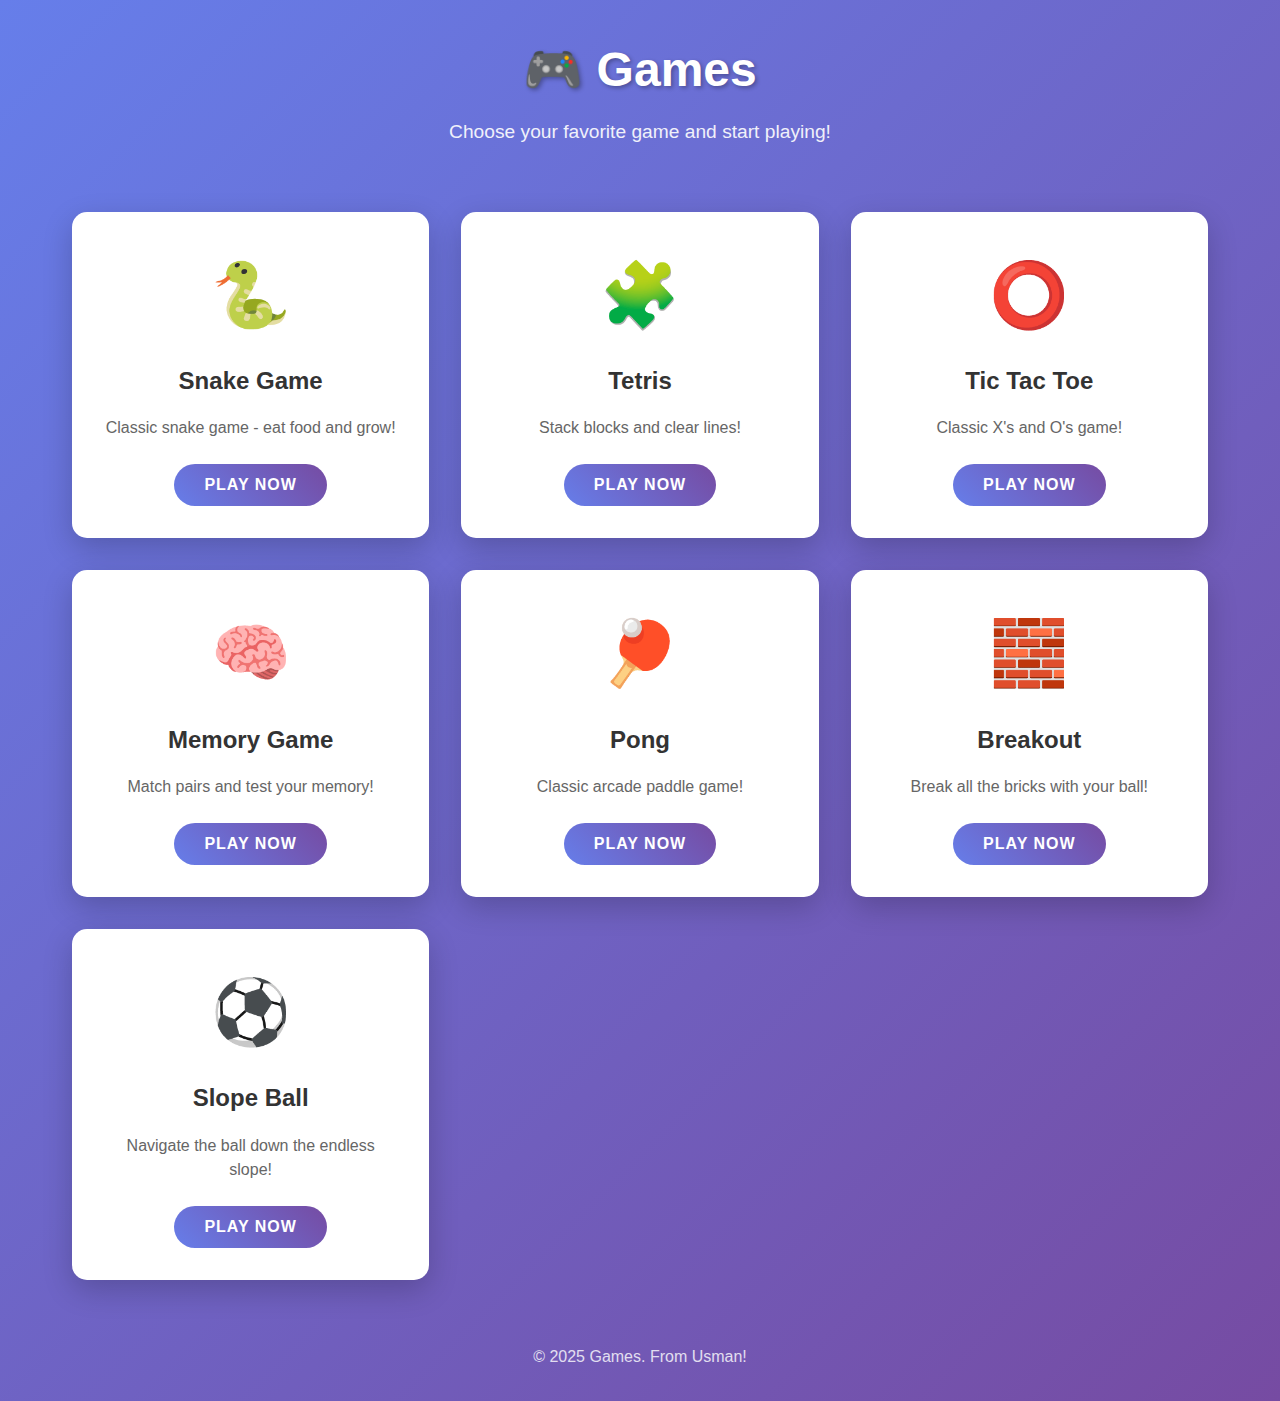
<file: index.html>
<!DOCTYPE html>
<html lang="en">
<head>
    <meta charset="UTF-8">
    <meta name="viewport" content="width=device-width, initial-scale=1.0">
    <title>Web Games Hub</title>
    <link rel="stylesheet" href="styles/main.css">
</head>
<body>
    <header>
        <h1>🎮 Games</h1>
        <p>Choose your favorite game and start playing!</p>
    </header>

    <main class="games-container">
        <div class="game-card" data-game="snake">
            <div class="game-icon">🐍</div>
            <h2>Snake Game</h2>
            <p>Classic snake game - eat food and grow!</p>
            <button class="play-btn" onclick="openGame('snake')">Play Now</button>
        </div>

        <div class="game-card" data-game="tetris">
            <div class="game-icon">🧩</div>
            <h2>Tetris</h2>
            <p>Stack blocks and clear lines!</p>
            <button class="play-btn" onclick="openGame('tetris')">Play Now</button>
        </div>

        <div class="game-card" data-game="tictactoe">
            <div class="game-icon">⭕</div>
            <h2>Tic Tac Toe</h2>
            <p>Classic X's and O's game!</p>
            <button class="play-btn" onclick="openGame('tictactoe')">Play Now</button>
        </div>

        <div class="game-card" data-game="memory">
            <div class="game-icon">🧠</div>
            <h2>Memory Game</h2>
            <p>Match pairs and test your memory!</p>
            <button class="play-btn" onclick="openGame('memory')">Play Now</button>
        </div>

        <div class="game-card" data-game="pong">
            <div class="game-icon">🏓</div>
            <h2>Pong</h2>
            <p>Classic arcade paddle game!</p>
            <button class="play-btn" onclick="openGame('pong')">Play Now</button>
        </div>

        <div class="game-card" data-game="breakout">
            <div class="game-icon">🧱</div>
            <h2>Breakout</h2>
            <p>Break all the bricks with your ball!</p>
            <button class="play-btn" onclick="openGame('breakout')">Play Now</button>
        </div>

        <div class="game-card" data-game="ball">
            <div class="game-icon">⚽</div>
            <h2>Slope Ball</h2>
            <p>Navigate the ball down the endless slope!</p>
            <button class="play-btn" onclick="openGame('ball')">Play Now</button>
        </div>
    </main>

    <footer>
        <p>&copy; 2025 Games. From Usman!</p>
    </footer>

    <script src="js/main.js"></script>
</body>
</html>
</file>
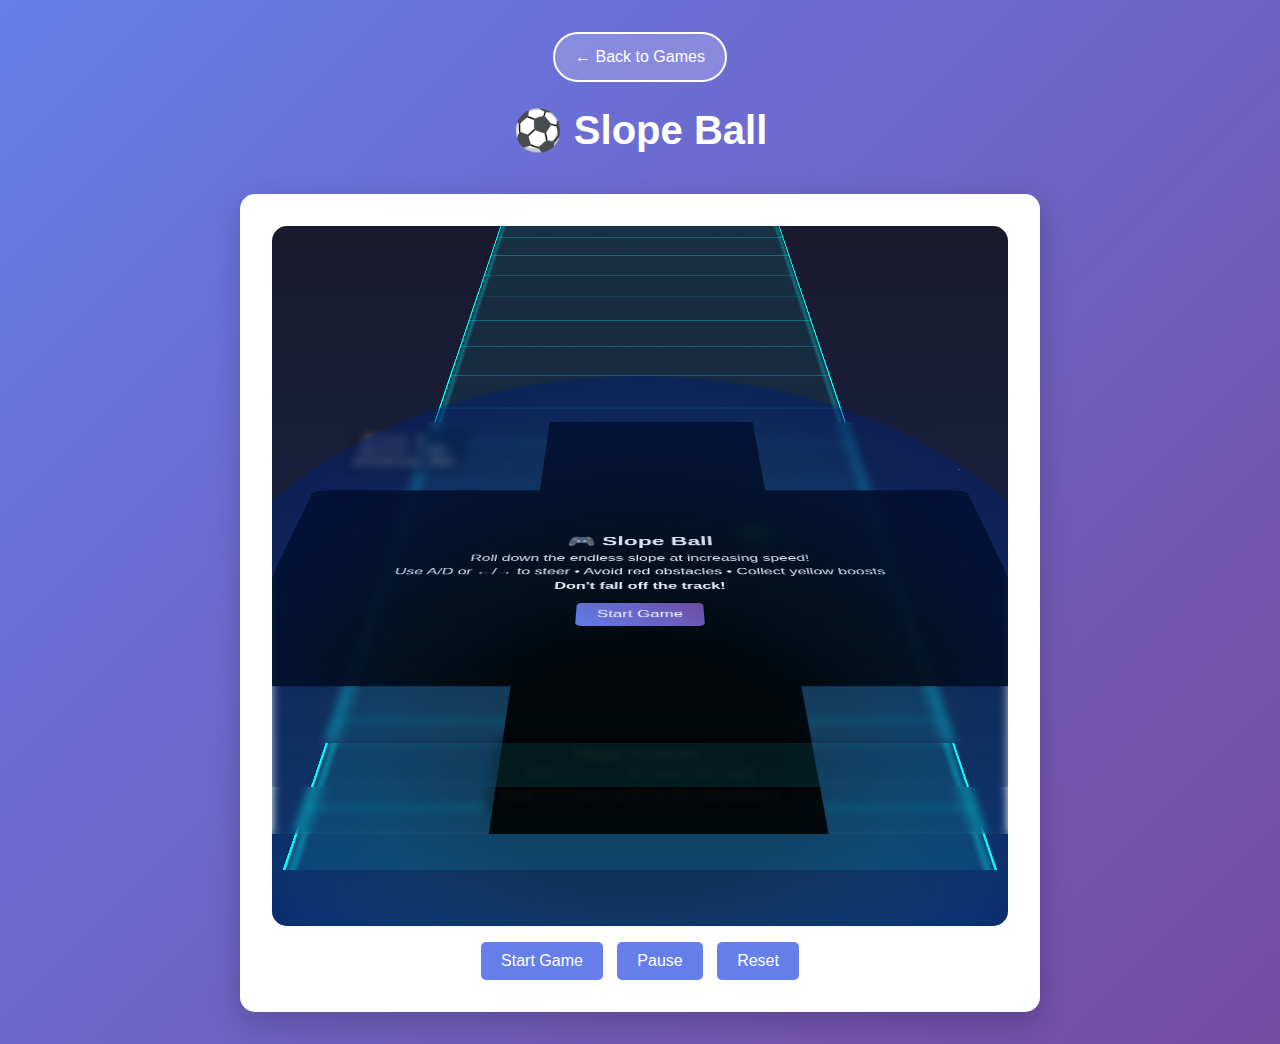
<file: games/ball.html>
<!DOCTYPE html>
<html lang="en">
<head>
    <meta charset="UTF-8">
    <meta name="viewport" content="width=device-width, initial-scale=1.0">
    <title>Slope Ball - Web Games Hub</title>
    <link rel="stylesheet" href="../styles/main.css">
    <style>
        .slope-container {
            position: relative;
            width: 100%;
            height: 700px;
            margin: 0 auto;
            background: linear-gradient(180deg, #1a1a2e 0%, #16213e 50%, #0f3460 100%);
            border-radius: 15px;
            overflow: hidden;
            perspective: 1200px;
            perspective-origin: 50% 40%;
        }
        
        .slope-game {
            position: relative;
            width: 100%;
            height: 100%;
            transform-style: preserve-3d;
            transform: rotateX(60deg) rotateY(0deg);
        }
        
        .slope-track {
            position: absolute;
            width: 100%;
            height: 250%;
            background: 
                linear-gradient(0deg, 
                    rgba(0,255,255,0.1) 0%, 
                    rgba(0,255,255,0.05) 50%, 
                    rgba(0,255,255,0.1) 100%),
                linear-gradient(90deg, 
                    transparent 0%, 
                    rgba(0,255,255,0.3) 1%, 
                    transparent 2%,
                    transparent 98%,
                    rgba(0,255,255,0.3) 99%,
                    transparent 100%),
                repeating-linear-gradient(0deg,
                    transparent 0px,
                    transparent 98px,
                    rgba(0,255,255,0.4) 100px,
                    transparent 102px);
            border-left: 2px solid #00ffff;
            border-right: 2px solid #00ffff;
            left: 15%;
            width: 70%;
            top: -125%;
            z-index: 1;
            animation: trackMove 10s linear infinite;
        }
        
        @keyframes trackMove {
            0% { transform: translateZ(0px) translateY(0px); }
            100% { transform: translateZ(1800px) translateY(150px); }
        }
        
        .ball {
            position: absolute;
            width: 30px;
            height: 30px;
            background: linear-gradient(135deg, #00ff88 0%, #00cc66 50%, #009944 100%);
            border-radius: 50%;
            box-shadow: 
                0 0 20px rgba(0, 255, 136, 0.8),
                inset -8px -8px 15px rgba(0,0,0,0.4),
                inset 6px 6px 12px rgba(255,255,255,0.3);
            z-index: 100;
            transform-style: preserve-3d;
            animation: ballRoll 0.5s linear infinite;
        }
        
        @keyframes ballRoll {
            0% { transform: rotateY(0deg) rotateX(0deg); }
            100% { transform: rotateY(360deg) rotateX(360deg); }
        }
        
        .obstacle {
            position: absolute;
            width: 40px;
            height: 40px;
            background: linear-gradient(45deg, #ff1744, #d50000);
            border-radius: 8px;
            box-shadow: 
                0 0 25px rgba(255, 23, 68, 0.8),
                inset -5px -5px 10px rgba(0,0,0,0.5),
                inset 3px 3px 8px rgba(255,150,150,0.4);
            z-index: 50;
            transform-style: preserve-3d;
        }
        
        .wall {
            position: absolute;
            width: 20px;
            height: 100px;
            background: linear-gradient(180deg, #ff4444, #cc0000);
            box-shadow: 
                0 0 15px rgba(255, 0, 0, 0.5),
                inset -2px 0 4px rgba(0,0,0,0.3);
            z-index: 50;
            transform-style: preserve-3d;
        }
        
        .speed-boost {
            position: absolute;
            width: 28px;
            height: 28px;
            background: radial-gradient(circle, #ffff00, #ffaa00);
            border-radius: 50%;
            box-shadow: 
                0 0 25px rgba(255, 255, 0, 1),
                inset -3px -3px 6px rgba(0,0,0,0.2),
                inset 2px 2px 4px rgba(255,255,255,0.4);
            animation: powerupSpin 1s linear infinite;
            z-index: 50;
            transform-style: preserve-3d;
        }
        
        @keyframes powerupSpin {
            0% { 
                transform: rotateY(0deg) rotateZ(0deg) scale(1);
                box-shadow: 0 0 25px rgba(255, 255, 0, 1), inset -3px -3px 6px rgba(0,0,0,0.2), inset 2px 2px 4px rgba(255,255,255,0.4);
            }
            50% { 
                transform: rotateY(180deg) rotateZ(180deg) scale(1.2);
                box-shadow: 0 0 35px rgba(255, 255, 0, 1.5), inset -3px -3px 6px rgba(0,0,0,0.2), inset 2px 2px 4px rgba(255,255,255,0.4);
            }
            100% { 
                transform: rotateY(360deg) rotateZ(360deg) scale(1);
                box-shadow: 0 0 25px rgba(255, 255, 0, 1), inset -3px -3px 6px rgba(0,0,0,0.2), inset 2px 2px 4px rgba(255,255,255,0.4);
            }
        }
        
        .tunnel-wall {
            position: absolute;
            width: 100%;
            height: 100%;
            background: 
                radial-gradient(ellipse at center, 
                    transparent 25%, 
                    rgba(0,100,200,0.1) 40%, 
                    rgba(0,50,150,0.3) 60%, 
                    rgba(0,20,100,0.6) 80%, 
                    rgba(0,10,50,0.8) 100%);
            border-radius: 50%;
            transform: rotateX(90deg) translateZ(-300px);
            z-index: 0;
        }
        
        .particle {
            position: absolute;
            width: 2px;
            height: 2px;
            background: #00ffff;
            border-radius: 50%;
            box-shadow: 0 0 6px #00ffff;
            animation: particleMove 3s linear infinite;
            z-index: 10;
        }
        
        @keyframes particleMove {
            0% { 
                transform: translateZ(-500px) translateY(0px);
                opacity: 0;
            }
            10% { opacity: 1; }
            90% { opacity: 1; }
            100% { 
                transform: translateZ(200px) translateY(-100px);
                opacity: 0;
            }
        }
        
        .game-overlay {
            position: absolute;
            top: 0;
            left: 0;
            right: 0;
            bottom: 0;
            background: rgba(0, 0, 0, 0.9);
            display: flex;
            flex-direction: column;
            justify-content: center;
            align-items: center;
            color: white;
            z-index: 200;
            backdrop-filter: blur(5px);
        }
        
        .game-overlay.hidden {
            display: none;
        }
        
        .hud {
            position: absolute;
            top: 20px;
            left: 20px;
            color: white;
            font-size: 1.2rem;
            font-weight: bold;
            z-index: 150;
            text-shadow: 2px 2px 4px rgba(0,0,0,0.8);
            background: rgba(0,0,0,0.3);
            padding: 10px;
            border-radius: 10px;
            backdrop-filter: blur(10px);
        }
        
        .controls-info {
            position: absolute;
            bottom: 20px;
            left: 50%;
            transform: translateX(-50%);
            color: white;
            text-align: center;
            font-size: 0.9rem;
            z-index: 150;
            background: rgba(0,0,0,0.3);
            padding: 10px;
            border-radius: 10px;
            backdrop-filter: blur(10px);
        }
        
        .speed-lines {
            position: absolute;
            width: 100%;
            height: 100%;
            background: 
                repeating-linear-gradient(0deg,
                    transparent 0px,
                    rgba(255,255,255,0.1) 1px,
                    transparent 2px,
                    transparent 50px);
            animation: speedLinesMove 0.5s linear infinite;
            z-index: 5;
            opacity: 0;
            transition: opacity 0.3s;
        }
        
        .speed-lines.active {
            opacity: 1;
        }
        
        @keyframes speedLinesMove {
            0% { transform: translateY(0px); }
            100% { transform: translateY(50px); }
        }
    </style>
</head>
<body class="game-page" style="display: block;">
    <div class="game-header">
        <a href="../index.html" class="back-btn">← Back to Games</a>
        <h1>⚽ Slope Ball</h1>
    </div>

    <div class="game-container">
        <div class="slope-container">
            <div class="slope-game" id="gameArea">
                <div class="tunnel-wall"></div>
                <div class="slope-track"></div>
                <div class="speed-lines" id="speedLines"></div>
                <div class="ball" id="ball"></div>
                
                <div class="game-overlay" id="gameOverlay">
                    <h2>🎮 Slope Ball</h2>
                    <p>Roll down the endless slope at increasing speed!</p>
                    <p>Use A/D or ←/→ to steer • Avoid red obstacles • Collect yellow boosts</p>
                    <p><strong>Don't fall off the track!</strong></p>
                    <button onclick="startGame()" style="margin-top: 1rem; padding: 10px 20px; font-size: 1rem; background: linear-gradient(45deg, #667eea, #764ba2); color: white; border: none; border-radius: 5px; cursor: pointer;">Start Game</button>
                </div>
                
                <div class="hud">
                    <div>Score: <span id="score">0</span></div>
                    <div>Speed: <span id="speed">1.0</span>x</div>
                    <div>Distance: <span id="distance">0</span>m</div>
                </div>
                
                <div class="controls-info">
                    <strong>Slope Controls:</strong><br>
                    A/D or ←/→ to steer the ball<br>
                    Stay on track and avoid obstacles!
                </div>
            </div>
        </div>
        
        <div class="game-controls">
            <button onclick="startGame()">Start Game</button>
            <button onclick="pauseGame()">Pause</button>
            <button onclick="resetGame()">Reset</button>
        </div>
    </div>

    <script src="../js/main.js"></script>
    <script>
        class SlopeGame {
            constructor() {
                console.log('Initializing 3D SlopeGame...');
                
                this.gameArea = document.getElementById('gameArea');
                this.ball = document.getElementById('ball');
                this.overlay = document.getElementById('gameOverlay');
                this.speedLines = document.getElementById('speedLines');
                this.scoreElement = document.getElementById('score');
                this.speedElement = document.getElementById('speed');
                this.distanceElement = document.getElementById('distance');
                
                // Initialize arrays first
                this.obstacles = [];
                this.powerups = [];
                this.particles = [];
                
                // Debug element finding
                console.log('3D Game elements found:', {
                    gameArea: !!this.gameArea,
                    ball: !!this.ball,
                    overlay: !!this.overlay,
                    speedLines: !!this.speedLines,
                    scoreElement: !!this.scoreElement,
                    speedElement: !!this.speedElement,
                    distanceElement: !!this.distanceElement
                });
                
                this.reset();
                this.setupControls();
                this.createParticles();
                
                console.log('3D SlopeGame initialization complete');
            }
            
            reset() {
                // Get container dimensions
                const containerRect = this.gameArea.getBoundingClientRect();
                this.containerWidth = containerRect.width || 500;
                this.containerHeight = containerRect.height || 700;
                
                // Slope game positioning - ball starts in center
                this.ballX = this.containerWidth / 2 - 15; // Center minus half ball width
                this.ballY = this.containerHeight / 2 + 50; // Slightly lower in the expanded view
                this.ballZ = 0; // 3D depth
                this.ballVelX = 0; // Horizontal velocity
                this.ballVelY = 0; // Vertical velocity (falling)
                this.ballVelZ = 5; // Forward velocity (always moving forward)
                this.ballSpeed = 0.3; // Horizontal control sensitivity
                this.gravity = 0.4; // Constant downward pull
                this.gameSpeed = 5; // Base forward speed
                this.acceleration = 0.01; // Speed increases over time
                this.score = 0;
                this.distance = 0;
                this.gameRunning = false;
                this.keys = {};
                this.bounce = 0.7; // Bounce factor for collisions
                
                // Track boundaries (wider track for less squeeze)
                this.trackLeft = this.containerWidth * 0.15;
                this.trackRight = this.containerWidth * 0.85;
                
                // Clear obstacles and powerups (with safety checks)
                if (this.obstacles && Array.isArray(this.obstacles)) {
                    this.obstacles.forEach(obstacle => obstacle.element && obstacle.element.remove());
                    this.obstacles = [];
                }
                if (this.powerups && Array.isArray(this.powerups)) {
                    this.powerups.forEach(powerup => powerup.element && powerup.element.remove());
                    this.powerups = [];
                }
                
                // Initialize arrays if they don't exist
                if (!this.obstacles) this.obstacles = [];
                if (!this.powerups) this.powerups = [];
                
                this.updateBallPosition();
                this.updateHUD();
                this.updateSpeedLines();
            }
            
            createParticles() {
                // Create ambient particles for 3D effect
                for (let i = 0; i < 20; i++) {
                    this.createParticle();
                }
            }
            
            createParticle() {
                const particle = document.createElement('div');
                particle.className = 'particle';
                particle.style.left = Math.random() * this.containerWidth + 'px';
                particle.style.top = Math.random() * this.containerHeight + 'px';
                particle.style.animationDelay = Math.random() * 3 + 's';
                this.gameArea.appendChild(particle);
                
                // Remove and recreate particle after animation
                setTimeout(() => {
                    if (particle.parentNode) {
                        particle.remove();
                        if (this.gameRunning) this.createParticle();
                    }
                }, 3000);
            }
            
            updateSpeedLines() {
                if (this.speedLines) {
                    if (this.gameSpeed > 4) {
                        this.speedLines.classList.add('active');
                        this.speedLines.style.animationDuration = (1 / (this.gameSpeed / 3)) + 's';
                    } else {
                        this.speedLines.classList.remove('active');
                    }
                }
            }
            
            setupControls() {
                document.addEventListener('keydown', (e) => {
                    this.keys[e.key.toLowerCase()] = true;
                    e.preventDefault(); // Prevent page scroll
                });
                
                document.addEventListener('keyup', (e) => {
                    this.keys[e.key.toLowerCase()] = false;
                });
                
                // Touch controls for mobile
                let touchStartX = 0;
                let touchCurrentX = 0;
                
                this.gameArea.addEventListener('touchstart', (e) => {
                    touchStartX = e.touches[0].clientX;
                    e.preventDefault();
                });
                
                this.gameArea.addEventListener('touchmove', (e) => {
                    touchCurrentX = e.touches[0].clientX;
                    const diff = touchCurrentX - touchStartX;
                    
                    if (Math.abs(diff) > 10) {
                        if (diff > 0) {
                            this.keys['d'] = true;
                            this.keys['a'] = false;
                        } else {
                            this.keys['a'] = true;
                            this.keys['d'] = false;
                        }
                    } else {
                        this.keys['a'] = false;
                        this.keys['d'] = false;
                    }
                    e.preventDefault();
                });
                
                this.gameArea.addEventListener('touchend', (e) => {
                    this.keys['a'] = false;
                    this.keys['d'] = false;
                    e.preventDefault();
                });
            }
            
            jump() {
                if (this.onGround) {
                    this.ballVelY = this.jumpPower;
                    this.onGround = false;
                    GameUtils.playSound(660, 150);
                }
            }
            
            spawnObstacle() {
                if (Math.random() < 0.02 + this.gameSpeed * 0.002) {
                    const obstacle = document.createElement('div');
                    obstacle.className = 'obstacle';
                    
                    // Spawn obstacles randomly within track boundaries
                    const minX = this.trackLeft;
                    const maxX = this.trackRight - 40;
                    
                    obstacle.style.left = (minX + Math.random() * (maxX - minX)) + 'px';
                    obstacle.style.top = '-100px'; // Start above screen
                    obstacle.style.transform = 'translateZ(-500px) rotateY(0deg)';
                    this.gameArea.appendChild(obstacle);
                    
                    this.obstacles.push({
                        element: obstacle,
                        x: parseInt(obstacle.style.left),
                        y: -100,
                        z: -500,
                        width: 40,
                        height: 40,
                        rotation: 0
                    });
                }
            }
            
            spawnPowerup() {
                if (Math.random() < 0.005) {
                    const powerup = document.createElement('div');
                    powerup.className = 'speed-boost';
                    
                    // Spawn powerups within track boundaries
                    const minX = this.trackLeft;
                    const maxX = this.trackRight - 28;
                    
                    powerup.style.left = (minX + Math.random() * (maxX - minX)) + 'px';
                    powerup.style.top = '-100px';
                    powerup.style.transform = 'translateZ(-500px)';
                    this.gameArea.appendChild(powerup);
                    
                    this.powerups.push({
                        element: powerup,
                        x: parseInt(powerup.style.left),
                        y: -100,
                        z: -500,
                        width: 28,
                        height: 28
                    });
                }
            }
            
            updateBallPosition() {
                if (this.ball) {
                    // Slope-style 3D positioning with better scaling
                    const perspective = 1000 + this.ballZ;
                    const scale = Math.max(0.6, perspective / 1000);
                    
                    this.ball.style.left = this.ballX + 'px';
                    this.ball.style.top = this.ballY + 'px';
                    this.ball.style.transform = `
                        translateZ(${this.ballZ}px) 
                        scale(${scale})
                        rotateY(${this.ballVelX * 10}deg)
                        rotateX(${this.ballVelY * 5}deg)
                    `;
                    
                    // Update ball roll animation speed based on velocity
                    const rollSpeed = Math.max(0.1, 1 / (Math.abs(this.ballVelX) + Math.abs(this.ballVelY) + 1));
                    this.ball.style.animationDuration = rollSpeed + 's';
                } else {
                    console.error('Ball element not found');
                }
            }
            
            checkCollision(obj1, obj2) {
                return obj1.x < obj2.x + obj2.width &&
                       obj1.x + 20 > obj2.x &&
                       obj1.y < obj2.y + obj2.height &&
                       obj1.y + 20 > obj2.y;
            }
            
            update() {
                if (!this.gameRunning) return;
                
                // Slope-style movement: ball is always moving forward and falling
                
                // Horizontal movement (A/D keys)
                if (this.keys['a'] || this.keys['arrowleft']) {
                    this.ballVelX -= this.ballSpeed;
                }
                if (this.keys['d'] || this.keys['arrowright']) {
                    this.ballVelX += this.ballSpeed;
                }
                
                // Apply air resistance to horizontal movement
                this.ballVelX *= 0.98;
                
                // Constant gravity (ball always falls)
                this.ballVelY += this.gravity;
                
                // Constant forward movement (like Slope)
                this.ballVelZ = this.gameSpeed;
                
                // Update ball position
                this.ballX += this.ballVelX;
                this.ballY += this.ballVelY;
                this.ballZ += this.ballVelZ;
                
                // Track boundary collision (walls)
                if (this.ballX <= this.trackLeft) {
                    this.ballX = this.trackLeft;
                    this.ballVelX = Math.abs(this.ballVelX) * this.bounce; // Bounce off left wall
                    GameUtils.playSound(440, 100);
                }
                if (this.ballX >= this.trackRight - 30) {
                    this.ballX = this.trackRight - 30;
                    this.ballVelX = -Math.abs(this.ballVelX) * this.bounce; // Bounce off right wall
                    GameUtils.playSound(440, 100);
                }
                
                // Game over if ball falls too far
                if (this.ballY > this.containerHeight + 100) {
                    this.gameOver();
                    return;
                }
                
                // Spawn obstacles and powerups
                this.spawnObstacle();
                this.spawnPowerup();
                
                // Update obstacles with Slope-style movement
                this.obstacles.forEach((obstacle, index) => {
                    obstacle.y += this.gameSpeed;
                    obstacle.z += this.gameSpeed;
                    
                    // 3D perspective scaling with better depth
                    const scale = Math.max(0.3, 1 - obstacle.z / 1000);
                    obstacle.element.style.top = obstacle.y + 'px';
                    obstacle.element.style.transform = 
                        `translateZ(${obstacle.z}px) scale(${scale})`;
                    
                    // Check collision with ball
                    if (this.checkCollision({x: this.ballX, y: this.ballY}, obstacle)) {
                        // Slope-style collision: bounce and lose speed
                        this.ballVelX *= -0.8;
                        this.ballVelY = -8; // Bounce up
                        this.gameSpeed *= 0.7; // Slow down significantly
                        GameUtils.playSound(220, 300);
                        
                        // Remove the obstacle
                        obstacle.element.remove();
                        this.obstacles.splice(index, 1);
                        
                        // Don't end game immediately, just penalize
                        return;
                    }
                    
                    // Remove obstacles that have passed
                    if (obstacle.y > this.containerHeight + 100 || obstacle.z > 300) {
                        obstacle.element.remove();
                        this.obstacles.splice(index, 1);
                        this.score += 5; // Small score for survival
                    }
                });
                
                // Update powerups
                this.powerups.forEach((powerup, index) => {
                    powerup.y += this.gameSpeed;
                    powerup.z += this.gameSpeed;
                    
                    // 3D perspective scaling with pulse and better depth
                    const scale = Math.max(0.3, 1 - powerup.z / 1000);
                    const pulse = 1 + Math.sin(Date.now() * 0.01) * 0.1;
                    powerup.element.style.top = powerup.y + 'px';
                    powerup.element.style.transform = 
                        `translateZ(${powerup.z}px) scale(${scale * pulse})`;
                    
                    // Check collision with ball
                    if (this.checkCollision({x: this.ballX, y: this.ballY}, powerup)) {
                        powerup.element.remove();
                        this.powerups.splice(index, 1);
                        this.gameSpeed = Math.min(this.gameSpeed * 1.2, 15); // Speed boost with cap
                        this.score += 50;
                        GameUtils.playSound(880, 200);
                        return;
                    }
                    
                    // Remove powerups that have passed
                    if (powerup.y > this.containerHeight + 100 || powerup.z > 300) {
                        powerup.element.remove();
                        this.powerups.splice(index, 1);
                    }
                });
                
                // Update speed lines and particles
                this.updateSpeedLines();
                
                // Gradual acceleration (like Slope)
                this.gameSpeed += this.acceleration;
                this.gameSpeed = Math.min(this.gameSpeed, 12); // Speed cap
                this.distance += this.gameSpeed * 0.1;
                this.score += Math.floor(this.gameSpeed * 0.1); // Distance-based scoring
                
                this.updateBallPosition();
                this.updateHUD();
            }
            
            updateHUD() {
                this.scoreElement.textContent = Math.floor(this.score);
                this.speedElement.textContent = (this.gameSpeed / 5).toFixed(1);
                this.distanceElement.textContent = Math.floor(this.distance);
            }
            
            gameLoop() {
                this.update();
                if (this.gameRunning) {
                    requestAnimationFrame(() => this.gameLoop());
                }
            }
            
            start() {
                if (this.gameRunning) return;
                
                console.log('Starting game...');
                this.gameRunning = true;
                
                // Hide overlay
                if (this.overlay) {
                    this.overlay.classList.add('hidden');
                    console.log('Overlay hidden');
                } else {
                    console.error('Overlay element not found');
                }
                
                // Start game loop
                this.gameLoop();
                console.log('Game loop started');
            }
            
            pause() {
                this.gameRunning = false;
            }
            
            gameOver() {
                this.gameRunning = false;
                GameUtils.playSound(220, 500);
                
                setTimeout(() => {
                    alert(`Game Over!\n\nFinal Score: ${Math.floor(this.score)}\nDistance: ${Math.floor(this.distance)}m\nMax Speed: ${(this.gameSpeed / 2).toFixed(1)}x`);
                    this.showOverlay();
                }, 100);
            }
            
            showOverlay() {
                this.overlay.classList.remove('hidden');
                this.overlay.innerHTML = `
                    <h2>Game Over!</h2>
                    <p>Score: ${Math.floor(this.score)}</p>
                    <p>Distance: ${Math.floor(this.distance)}m</p>
                    <p>Max Speed: ${(this.gameSpeed / 2).toFixed(1)}x</p>
                    <button onclick="resetGame()" style="margin-top: 1rem; padding: 10px 20px; font-size: 1rem;">Play Again</button>
                `;
            }
        }
        
        // Initialize game when page loads
        let game;
        
        window.addEventListener('load', function() {
            try {
                game = new SlopeGame();
                console.log('Slope Game initialized successfully');
            } catch (error) {
                console.error('Error initializing Slope Game:', error);
                alert('Error starting game: ' + error.message);
            }
        });
        
        // Game control functions
        function startGame() {
            try {
                if (game) {
                    game.start();
                    console.log('Game started');
                } else {
                    console.error('Game not initialized');
                }
            } catch (error) {
                console.error('Error starting game:', error);
                alert('Error starting game: ' + error.message);
            }
        }
        
        function pauseGame() {
            try {
                if (game) {
                    game.pause();
                }
            } catch (error) {
                console.error('Error pausing game:', error);
            }
        }
        
        function resetGame() {
            try {
                if (game) {
                    game.pause();
                    game.reset();
                    game.overlay.classList.remove('hidden');
                    game.overlay.innerHTML = `
                        <h2>Slope Ball</h2>
                        <p>Navigate the ball down the endless slope!</p>
                        <p>Avoid red obstacles and collect yellow speed boosts</p>
                        <button onclick="startGame()" style="margin-top: 1rem; padding: 10px 20px; font-size: 1rem;">Start Game</button>
                    `;
                } else {
                    console.error('Game not initialized');
                }
            } catch (error) {
                console.error('Error resetting game:', error);
            }
        }
    </script>
</body>
</html>
</file>
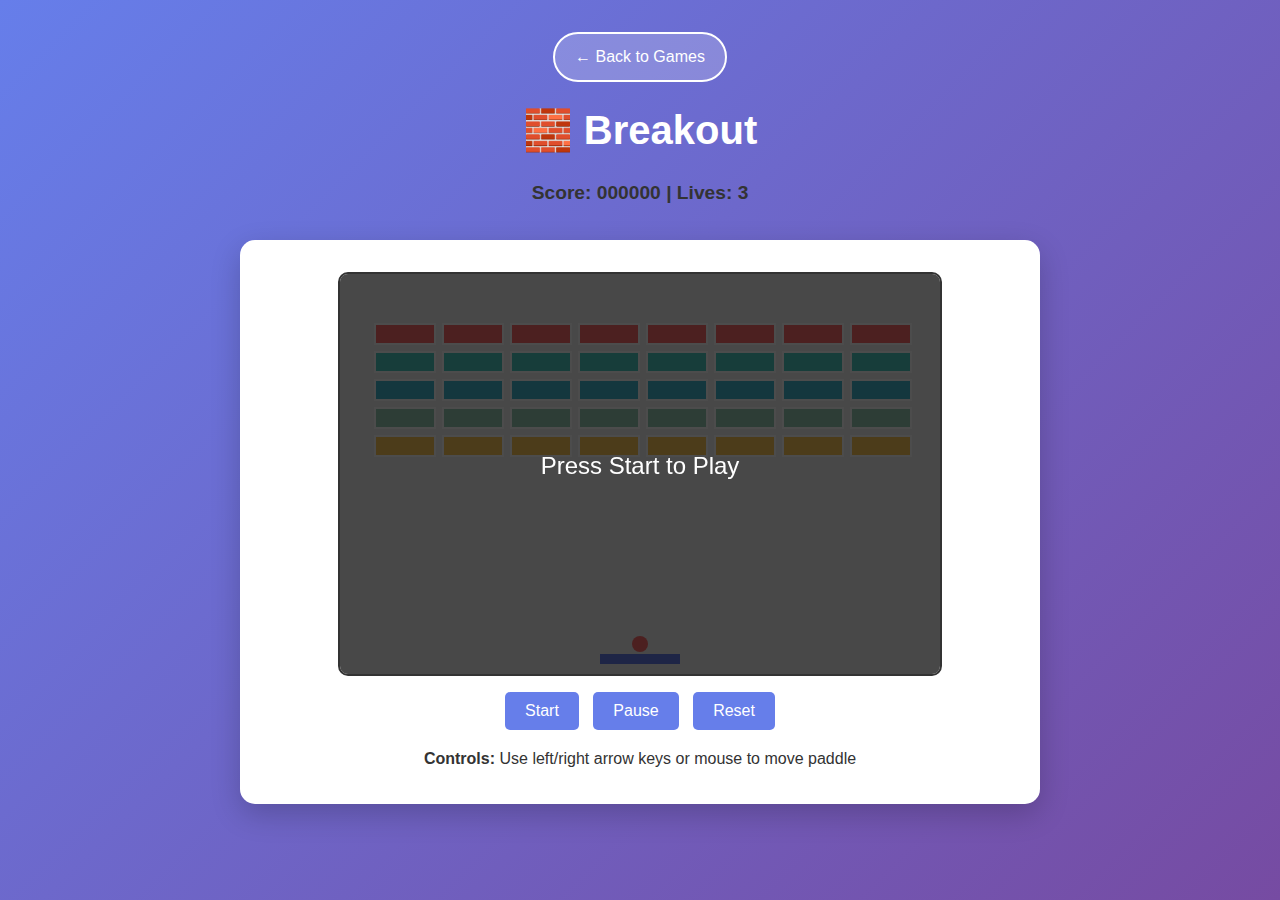
<file: games/breakout.html>
<!DOCTYPE html>
<html lang="en">
<head>
    <meta charset="UTF-8">
    <meta name="viewport" content="width=device-width, initial-scale=1.0">
    <title>Breakout - Web Games Hub</title>
    <link rel="stylesheet" href="../styles/main.css">
</head>
<body class="game-page" style="display: block;">
    <div class="game-header">
        <a href="../index.html" class="back-btn">← Back to Games</a>
        <h1>🧱 Breakout</h1>
        <div class="score">Score: <span id="score">0</span> | Lives: <span id="lives">3</span></div>
    </div>

    <div class="game-container">
        <canvas id="gameCanvas" width="600" height="400"></canvas>
        <div class="game-controls">
            <button onclick="startGame()">Start</button>
            <button onclick="pauseGame()">Pause</button>
            <button onclick="resetGame()">Reset</button>
        </div>
        <div style="text-align: center; margin-top: 1rem;">
            <p><strong>Controls:</strong> Use left/right arrow keys or mouse to move paddle</p>
        </div>
    </div>

    <script src="../js/main.js"></script>
    <script>
        class BreakoutGame {
            constructor() {
                this.canvas = document.getElementById('gameCanvas');
                this.ctx = this.canvas.getContext('2d');
                this.scoreElement = document.getElementById('score');
                this.livesElement = document.getElementById('lives');
                
                this.reset();
                this.setupControls();
            }
            
            reset() {
                // Paddle properties
                this.paddle = {
                    x: this.canvas.width / 2 - 40,
                    y: this.canvas.height - 20,
                    width: 80,
                    height: 10,
                    dx: 0
                };
                
                // Ball properties
                this.ball = {
                    x: this.canvas.width / 2,
                    y: this.canvas.height - 30,
                    radius: 8,
                    dx: 3,
                    dy: -3
                };
                
                // Brick properties
                this.brickRowCount = 5;
                this.brickColumnCount = 8;
                this.brickWidth = 60;
                this.brickHeight = 20;
                this.brickPadding = 8;
                this.brickOffsetTop = 50;
                this.brickOffsetLeft = 35;
                
                this.bricks = [];
                this.initBricks();
                
                this.score = 0;
                this.lives = 3;
                this.gameRunning = false;
                this.keys = {};
                
                this.updateUI();
            }
            
            initBricks() {
                const colors = ['#FF6B6B', '#4ECDC4', '#45B7D1', '#96CEB4', '#FECA57'];
                
                for (let c = 0; c < this.brickColumnCount; c++) {
                    this.bricks[c] = [];
                    for (let r = 0; r < this.brickRowCount; r++) {
                        this.bricks[c][r] = {
                            x: c * (this.brickWidth + this.brickPadding) + this.brickOffsetLeft,
                            y: r * (this.brickHeight + this.brickPadding) + this.brickOffsetTop,
                            status: 1,
                            color: colors[r]
                        };
                    }
                }
            }
            
            setupControls() {
                document.addEventListener('keydown', (e) => {
                    this.keys[e.key] = true;
                });
                
                document.addEventListener('keyup', (e) => {
                    this.keys[e.key] = false;
                });
                
                // Mouse control
                this.canvas.addEventListener('mousemove', (e) => {
                    if (!this.gameRunning) return;
                    
                    const rect = this.canvas.getBoundingClientRect();
                    const mouseX = e.clientX - rect.left;
                    this.paddle.x = mouseX - this.paddle.width / 2;
                    
                    // Keep paddle within bounds
                    if (this.paddle.x < 0) this.paddle.x = 0;
                    if (this.paddle.x > this.canvas.width - this.paddle.width) {
                        this.paddle.x = this.canvas.width - this.paddle.width;
                    }
                });
            }
            
            update() {
                if (!this.gameRunning) return;
                
                // Paddle movement (keyboard)
                if (this.keys['ArrowLeft'] && this.paddle.x > 0) {
                    this.paddle.x -= 6;
                }
                if (this.keys['ArrowRight'] && this.paddle.x < this.canvas.width - this.paddle.width) {
                    this.paddle.x += 6;
                }
                
                // Ball movement
                this.ball.x += this.ball.dx;
                this.ball.y += this.ball.dy;
                
                // Ball collision with walls
                if (this.ball.x + this.ball.radius > this.canvas.width || this.ball.x - this.ball.radius < 0) {
                    this.ball.dx = -this.ball.dx;
                    GameUtils.playSound(440, 100);
                }
                
                if (this.ball.y - this.ball.radius < 0) {
                    this.ball.dy = -this.ball.dy;
                    GameUtils.playSound(440, 100);
                }
                
                // Ball collision with paddle
                if (this.ball.y + this.ball.radius > this.paddle.y &&
                    this.ball.x > this.paddle.x &&
                    this.ball.x < this.paddle.x + this.paddle.width) {
                    
                    // Calculate hit position on paddle (for angle variation)
                    const hitPos = (this.ball.x - this.paddle.x) / this.paddle.width;
                    const angle = (hitPos - 0.5) * Math.PI / 3; // Max 60 degree angle
                    
                    const speed = Math.sqrt(this.ball.dx * this.ball.dx + this.ball.dy * this.ball.dy);
                    this.ball.dx = speed * Math.sin(angle);
                    this.ball.dy = -Math.abs(speed * Math.cos(angle));
                    
                    GameUtils.playSound(660, 100);
                }
                
                // Ball falls below paddle
                if (this.ball.y + this.ball.radius > this.canvas.height) {
                    this.lives--;
                    this.updateUI();
                    GameUtils.playSound(220, 300);
                    
                    if (this.lives <= 0) {
                        this.gameOver();
                    } else {
                        this.resetBall();
                    }
                }
                
                // Brick collision detection
                this.collisionDetection();
                
                // Check for level completion
                if (this.bricks.every(column => column.every(brick => brick.status === 0))) {
                    this.levelComplete();
                }
            }
            
            collisionDetection() {
                for (let c = 0; c < this.brickColumnCount; c++) {
                    for (let r = 0; r < this.brickRowCount; r++) {
                        const brick = this.bricks[c][r];
                        if (brick.status === 1) {
                            if (this.ball.x + this.ball.radius > brick.x &&
                                this.ball.x - this.ball.radius < brick.x + this.brickWidth &&
                                this.ball.y + this.ball.radius > brick.y &&
                                this.ball.y - this.ball.radius < brick.y + this.brickHeight) {
                                
                                this.ball.dy = -this.ball.dy;
                                brick.status = 0;
                                this.score += (this.brickRowCount - r) * 10; // Higher rows worth more points
                                this.updateUI();
                                GameUtils.playSound(880, 150);
                            }
                        }
                    }
                }
            }
            
            resetBall() {
                this.ball.x = this.canvas.width / 2;
                this.ball.y = this.canvas.height - 30;
                this.ball.dx = 3 * (Math.random() > 0.5 ? 1 : -1);
                this.ball.dy = -3;
                this.paddle.x = this.canvas.width / 2 - this.paddle.width / 2;
            }
            
            draw() {
                // Clear canvas
                this.ctx.fillStyle = '#f0f0f0';
                this.ctx.fillRect(0, 0, this.canvas.width, this.canvas.height);
                
                // Draw bricks
                for (let c = 0; c < this.brickColumnCount; c++) {
                    for (let r = 0; r < this.brickRowCount; r++) {
                        const brick = this.bricks[c][r];
                        if (brick.status === 1) {
                            this.ctx.fillStyle = brick.color;
                            this.ctx.fillRect(brick.x, brick.y, this.brickWidth, this.brickHeight);
                            
                            // Add border
                            this.ctx.strokeStyle = '#fff';
                            this.ctx.lineWidth = 2;
                            this.ctx.strokeRect(brick.x, brick.y, this.brickWidth, this.brickHeight);
                        }
                    }
                }
                
                // Draw paddle
                this.ctx.fillStyle = '#667eea';
                this.ctx.fillRect(this.paddle.x, this.paddle.y, this.paddle.width, this.paddle.height);
                
                // Draw ball
                this.ctx.beginPath();
                this.ctx.arc(this.ball.x, this.ball.y, this.ball.radius, 0, Math.PI * 2);
                this.ctx.fillStyle = '#ff6b6b';
                this.ctx.fill();
                this.ctx.closePath();
                
                // Draw game status
                if (!this.gameRunning) {
                    this.ctx.fillStyle = 'rgba(0, 0, 0, 0.7)';
                    this.ctx.fillRect(0, 0, this.canvas.width, this.canvas.height);
                    
                    this.ctx.fillStyle = 'white';
                    this.ctx.font = '24px Arial';
                    this.ctx.textAlign = 'center';
                    this.ctx.fillText('Press Start to Play', this.canvas.width / 2, this.canvas.height / 2);
                }
            }
            
            gameLoop() {
                this.update();
                this.draw();
            }
            
            start() {
                if (this.gameRunning) return;
                this.gameRunning = true;
                this.gameInterval = setInterval(() => this.gameLoop(), 1000 / 60);
            }
            
            pause() {
                this.gameRunning = false;
                if (this.gameInterval) {
                    clearInterval(this.gameInterval);
                }
            }
            
            gameOver() {
                this.pause();
                setTimeout(() => {
                    alert(`Game Over!\n\nFinal Score: ${this.score}`);
                }, 100);
            }
            
            levelComplete() {
                this.pause();
                setTimeout(() => {
                    alert(`Level Complete! 🎉\n\nScore: ${this.score}\nBonus: 500 points`);
                    this.score += 500;
                    this.updateUI();
                    this.initBricks();
                    this.resetBall();
                }, 100);
            }
            
            updateUI() {
                this.scoreElement.textContent = GameUtils.formatScore(this.score);
                this.livesElement.textContent = this.lives;
            }
        }
        
        // Initialize game
        const game = new BreakoutGame();
        game.draw();
        
        // Game control functions
        function startGame() {
            game.start();
        }
        
        function pauseGame() {
            game.pause();
        }
        
        function resetGame() {
            game.pause();
            game.reset();
            game.draw();
        }
    </script>
</body>
</html>
</file>
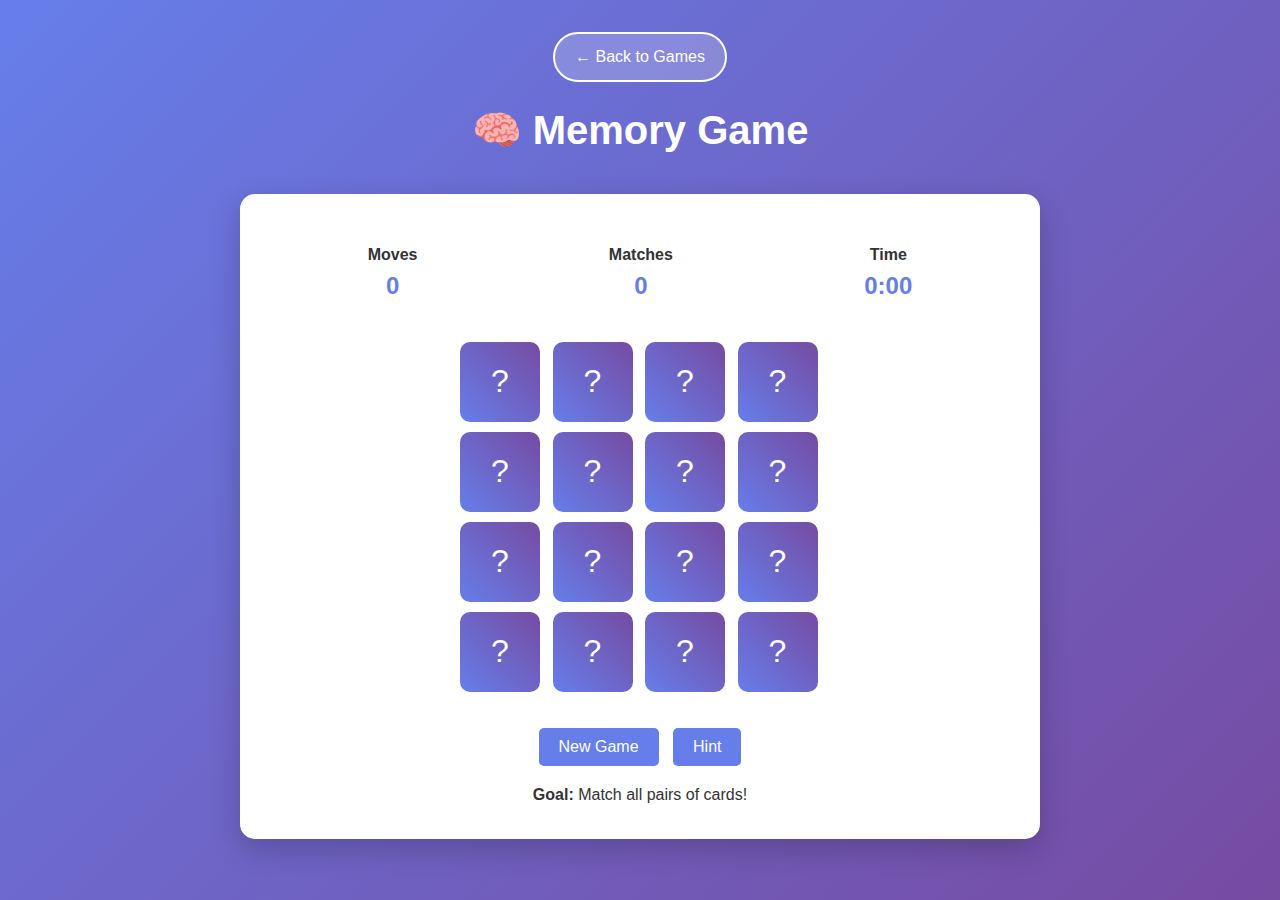
<file: games/memory.html>
<!DOCTYPE html>
<html lang="en">
<head>
    <meta charset="UTF-8">
    <meta name="viewport" content="width=device-width, initial-scale=1.0">
    <title>Memory Game - Web Games Hub</title>
    <link rel="stylesheet" href="../styles/main.css">
    <style>
        .memory-board {
            display: grid;
            grid-template-columns: repeat(4, 1fr);
            grid-gap: 10px;
            max-width: 400px;
            margin: 0 auto;
            padding: 20px;
        }
        
        .memory-card {
            width: 80px;
            height: 80px;
            background: linear-gradient(45deg, #667eea, #764ba2);
            border: none;
            border-radius: 10px;
            cursor: pointer;
            font-size: 2rem;
            color: white;
            display: flex;
            align-items: center;
            justify-content: center;
            transition: all 0.3s ease;
            transform-style: preserve-3d;
        }
        
        .memory-card:hover {
            transform: scale(1.05);
        }
        
        .memory-card.flipped {
            background: white;
            color: #333;
            border: 2px solid #667eea;
        }
        
        .memory-card.matched {
            background: #4ECDC4;
            color: white;
            cursor: default;
            animation: matchPulse 0.6s ease-in-out;
        }
        
        .memory-card.disabled {
            cursor: not-allowed;
            opacity: 0.7;
        }
        
        @keyframes matchPulse {
            0%, 100% { transform: scale(1); }
            50% { transform: scale(1.2); }
        }
        
        .game-stats {
            display: flex;
            justify-content: space-around;
            margin: 1rem 0;
            text-align: center;
        }
        
        .stat-item {
            font-weight: bold;
            color: #333;
        }
        
        .stat-value {
            font-size: 1.5rem;
            color: #667eea;
        }
    </style>
</head>
<body class="game-page" style="display: block;">
    <div class="game-header">
        <a href="../index.html" class="back-btn">← Back to Games</a>
        <h1>🧠 Memory Game</h1>
    </div>

    <div class="game-container">
        <div class="game-stats">
            <div class="stat-item">
                <div>Moves</div>
                <div class="stat-value" id="moves">0</div>
            </div>
            <div class="stat-item">
                <div>Matches</div>
                <div class="stat-value" id="matches">0</div>
            </div>
            <div class="stat-item">
                <div>Time</div>
                <div class="stat-value" id="timer">0:00</div>
            </div>
        </div>
        
        <div class="memory-board" id="gameBoard">
            <!-- Cards will be generated by JavaScript -->
        </div>
        
        <div class="game-controls">
            <button onclick="startNewGame()">New Game</button>
            <button onclick="showHint()">Hint</button>
        </div>
        
        <div style="text-align: center; margin-top: 1rem;">
            <p><strong>Goal:</strong> Match all pairs of cards!</p>
        </div>
    </div>

    <script src="../js/main.js"></script>
    <script>
        class MemoryGame {
            constructor() {
                this.cards = ['🎮', '🎯', '🎲', '🎪', '🎨', '🎭', '🎵', '🎸'];
                this.gameCards = [...this.cards, ...this.cards];
                this.flippedCards = [];
                this.matchedPairs = 0;
                this.moves = 0;
                this.startTime = null;
                this.timerInterval = null;
                this.gameStarted = false;
                
                this.boardElement = document.getElementById('gameBoard');
                this.movesElement = document.getElementById('moves');
                this.matchesElement = document.getElementById('matches');
                this.timerElement = document.getElementById('timer');
                
                this.shuffleCards();
                this.createBoard();
                this.updateStats();
            }
            
            shuffleCards() {
                for (let i = this.gameCards.length - 1; i > 0; i--) {
                    const j = Math.floor(Math.random() * (i + 1));
                    [this.gameCards[i], this.gameCards[j]] = [this.gameCards[j], this.gameCards[i]];
                }
            }
            
            createBoard() {
                this.boardElement.innerHTML = '';
                this.gameCards.forEach((card, index) => {
                    const cardElement = document.createElement('button');
                    cardElement.className = 'memory-card';
                    cardElement.dataset.index = index;
                    cardElement.dataset.value = card;
                    cardElement.textContent = '?';
                    cardElement.addEventListener('click', () => this.flipCard(index));
                    this.boardElement.appendChild(cardElement);
                });
            }
            
            flipCard(index) {
                if (!this.gameStarted) {
                    this.startTimer();
                    this.gameStarted = true;
                }
                
                const card = this.boardElement.children[index];
                
                if (card.classList.contains('flipped') || 
                    card.classList.contains('matched') || 
                    this.flippedCards.length >= 2) {
                    return;
                }
                
                card.classList.add('flipped');
                card.textContent = card.dataset.value;
                this.flippedCards.push({element: card, index: index, value: card.dataset.value});
                
                GameUtils.playSound(660, 100);
                
                if (this.flippedCards.length === 2) {
                    this.moves++;
                    this.updateStats();
                    setTimeout(() => this.checkMatch(), 1000);
                }
            }
            
            checkMatch() {
                const [card1, card2] = this.flippedCards;
                
                if (card1.value === card2.value) {
                    // Match found
                    card1.element.classList.add('matched');
                    card2.element.classList.add('matched');
                    card1.element.classList.remove('flipped');
                    card2.element.classList.remove('flipped');
                    
                    this.matchedPairs++;
                    GameUtils.playSound(880, 200);
                    
                    if (this.matchedPairs === this.cards.length) {
                        this.gameComplete();
                    }
                } else {
                    // No match
                    card1.element.classList.remove('flipped');
                    card2.element.classList.remove('flipped');
                    card1.element.textContent = '?';
                    card2.element.textContent = '?';
                    
                    GameUtils.playSound(220, 300);
                }
                
                this.flippedCards = [];
                this.updateStats();
            }
            
            startTimer() {
                this.startTime = Date.now();
                this.timerInterval = setInterval(() => {
                    const elapsed = Math.floor((Date.now() - this.startTime) / 1000);
                    const minutes = Math.floor(elapsed / 60);
                    const seconds = elapsed % 60;
                    this.timerElement.textContent = `${minutes}:${seconds.toString().padStart(2, '0')}`;
                }, 1000);
            }
            
            stopTimer() {
                if (this.timerInterval) {
                    clearInterval(this.timerInterval);
                    this.timerInterval = null;
                }
            }
            
            gameComplete() {
                this.stopTimer();
                const elapsed = Math.floor((Date.now() - this.startTime) / 1000);
                const minutes = Math.floor(elapsed / 60);
                const seconds = elapsed % 60;
                
                GameUtils.playSound(1320, 500);
                
                setTimeout(() => {
                    alert(`Congratulations! 🎉\n\nGame completed in:\n${this.moves} moves\n${minutes}:${seconds.toString().padStart(2, '0')}`);
                }, 500);
            }
            
            updateStats() {
                this.movesElement.textContent = this.moves;
                this.matchesElement.textContent = this.matchedPairs;
            }
            
            showHint() {
                if (this.moves === 0) {
                    alert('Start playing to get hints!');
                    return;
                }
                
                // Briefly show all unmatched cards
                const unmatchedCards = Array.from(this.boardElement.children).filter(card => 
                    !card.classList.contains('matched')
                );
                
                unmatchedCards.forEach(card => {
                    if (!card.classList.contains('flipped')) {
                        card.textContent = card.dataset.value;
                        card.style.opacity = '0.7';
                    }
                });
                
                setTimeout(() => {
                    unmatchedCards.forEach(card => {
                        if (!card.classList.contains('flipped')) {
                            card.textContent = '?';
                            card.style.opacity = '1';
                        }
                    });
                }, 1500);
                
                this.moves += 2; // Penalty for using hint
                this.updateStats();
            }
            
            reset() {
                this.flippedCards = [];
                this.matchedPairs = 0;
                this.moves = 0;
                this.gameStarted = false;
                this.stopTimer();
                this.timerElement.textContent = '0:00';
                this.shuffleCards();
                this.createBoard();
                this.updateStats();
            }
        }
        
        // Initialize game
        const game = new MemoryGame();
        
        // Game control functions
        function startNewGame() {
            game.reset();
        }
        
        function showHint() {
            game.showHint();
        }
    </script>
</body>
</html>
</file>
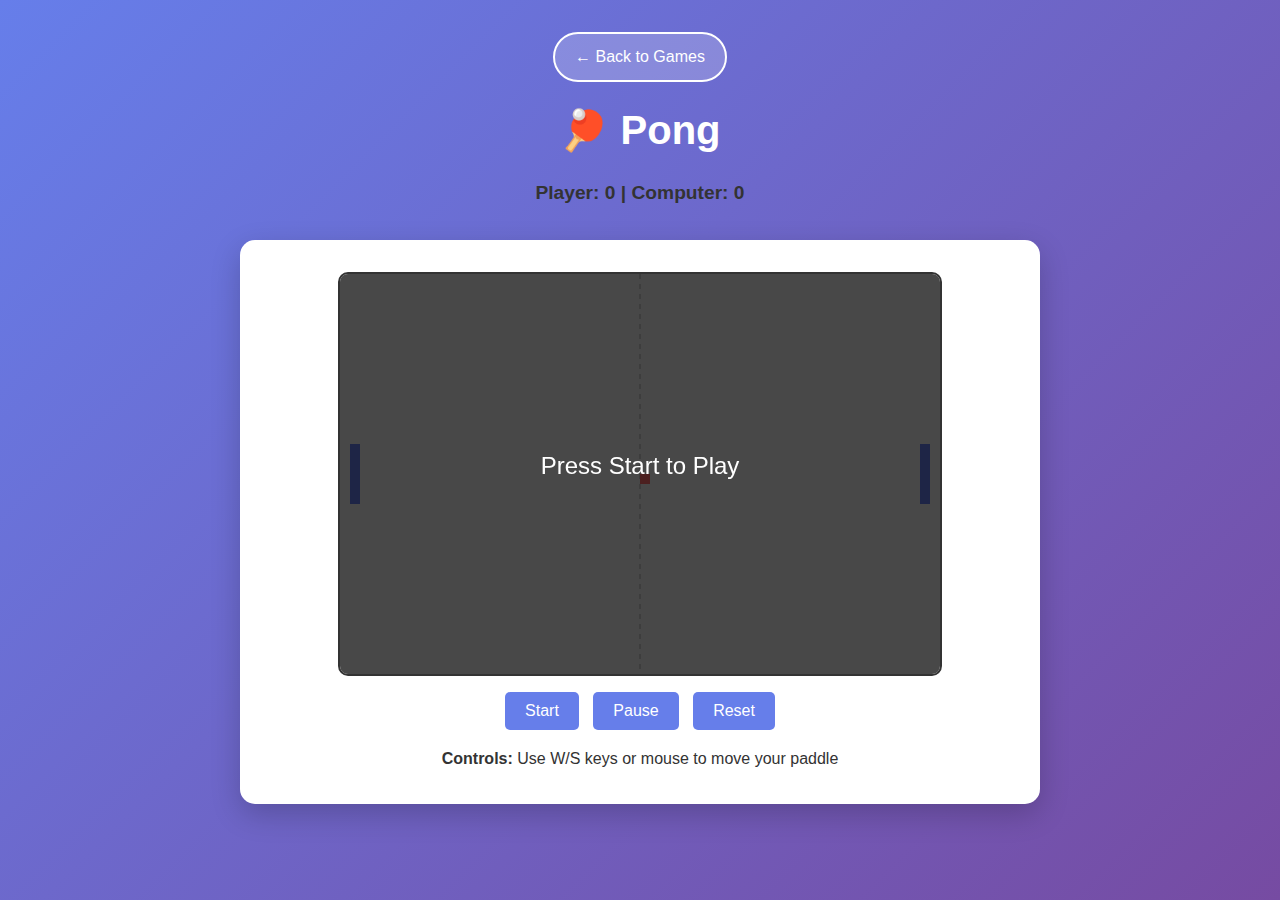
<file: games/pong.html>
<!DOCTYPE html>
<html lang="en">
<head>
    <meta charset="UTF-8">
    <meta name="viewport" content="width=device-width, initial-scale=1.0">
    <title>Pong - Web Games Hub</title>
    <link rel="stylesheet" href="../styles/main.css">
</head>
<body class="game-page" style="display: block;">
    <div class="game-header">
        <a href="../index.html" class="back-btn">← Back to Games</a>
        <h1>🏓 Pong</h1>
        <div class="score">Player: <span id="playerScore">0</span> | Computer: <span id="computerScore">0</span></div>
    </div>

    <div class="game-container">
        <canvas id="gameCanvas" width="600" height="400"></canvas>
        <div class="game-controls">
            <button onclick="startGame()">Start</button>
            <button onclick="pauseGame()">Pause</button>
            <button onclick="resetGame()">Reset</button>
        </div>
        <div style="text-align: center; margin-top: 1rem;">
            <p><strong>Controls:</strong> Use W/S keys or mouse to move your paddle</p>
        </div>
    </div>

    <script src="../js/main.js"></script>
    <script>
        class PongGame {
            constructor() {
                this.canvas = document.getElementById('gameCanvas');
                this.ctx = this.canvas.getContext('2d');
                this.playerScoreElement = document.getElementById('playerScore');
                this.computerScoreElement = document.getElementById('computerScore');
                
                this.reset();
                this.setupControls();
            }
            
            reset() {
                // Paddle properties
                this.paddleWidth = 10;
                this.paddleHeight = 60;
                this.paddleSpeed = 5;
                
                // Player paddle (left)
                this.playerPaddle = {
                    x: 10,
                    y: this.canvas.height / 2 - this.paddleHeight / 2,
                    width: this.paddleWidth,
                    height: this.paddleHeight,
                    dy: 0
                };
                
                // Computer paddle (right)
                this.computerPaddle = {
                    x: this.canvas.width - this.paddleWidth - 10,
                    y: this.canvas.height / 2 - this.paddleHeight / 2,
                    width: this.paddleWidth,
                    height: this.paddleHeight
                };
                
                // Ball properties
                this.ball = {
                    x: this.canvas.width / 2,
                    y: this.canvas.height / 2,
                    width: 10,
                    height: 10,
                    dx: 4 * (Math.random() > 0.5 ? 1 : -1),
                    dy: 3 * (Math.random() > 0.5 ? 1 : -1)
                };
                
                this.playerScore = 0;
                this.computerScore = 0;
                this.gameRunning = false;
                this.keys = {};
                
                this.updateScore();
            }
            
            setupControls() {
                document.addEventListener('keydown', (e) => {
                    this.keys[e.key.toLowerCase()] = true;
                });
                
                document.addEventListener('keyup', (e) => {
                    this.keys[e.key.toLowerCase()] = false;
                });
                
                // Mouse control
                this.canvas.addEventListener('mousemove', (e) => {
                    if (!this.gameRunning) return;
                    
                    const rect = this.canvas.getBoundingClientRect();
                    const mouseY = e.clientY - rect.top;
                    this.playerPaddle.y = mouseY - this.paddleHeight / 2;
                    
                    // Keep paddle within bounds
                    if (this.playerPaddle.y < 0) this.playerPaddle.y = 0;
                    if (this.playerPaddle.y > this.canvas.height - this.paddleHeight) {
                        this.playerPaddle.y = this.canvas.height - this.paddleHeight;
                    }
                });
            }
            
            update() {
                if (!this.gameRunning) return;
                
                // Player paddle movement (keyboard)
                if (this.keys['w'] && this.playerPaddle.y > 0) {
                    this.playerPaddle.y -= this.paddleSpeed;
                }
                if (this.keys['s'] && this.playerPaddle.y < this.canvas.height - this.paddleHeight) {
                    this.playerPaddle.y += this.paddleSpeed;
                }
                
                // Computer paddle AI
                const ballCenter = this.ball.y + this.ball.height / 2;
                const paddleCenter = this.computerPaddle.y + this.paddleHeight / 2;
                
                if (ballCenter < paddleCenter - 10) {
                    this.computerPaddle.y -= this.paddleSpeed * 0.8;
                } else if (ballCenter > paddleCenter + 10) {
                    this.computerPaddle.y += this.paddleSpeed * 0.8;
                }
                
                // Keep computer paddle within bounds
                if (this.computerPaddle.y < 0) this.computerPaddle.y = 0;
                if (this.computerPaddle.y > this.canvas.height - this.paddleHeight) {
                    this.computerPaddle.y = this.canvas.height - this.paddleHeight;
                }
                
                // Ball movement
                this.ball.x += this.ball.dx;
                this.ball.y += this.ball.dy;
                
                // Ball collision with top and bottom walls
                if (this.ball.y <= 0 || this.ball.y >= this.canvas.height - this.ball.height) {
                    this.ball.dy = -this.ball.dy;
                    GameUtils.playSound(440, 100);
                }
                
                // Ball collision with paddles
                if (this.checkCollision(this.ball, this.playerPaddle)) {
                    this.ball.dx = Math.abs(this.ball.dx);
                    this.ball.dy += (this.ball.y - (this.playerPaddle.y + this.paddleHeight / 2)) * 0.1;
                    GameUtils.playSound(660, 100);
                }
                
                if (this.checkCollision(this.ball, this.computerPaddle)) {
                    this.ball.dx = -Math.abs(this.ball.dx);
                    this.ball.dy += (this.ball.y - (this.computerPaddle.y + this.paddleHeight / 2)) * 0.1;
                    GameUtils.playSound(660, 100);
                }
                
                // Ball goes off screen - scoring
                if (this.ball.x < 0) {
                    this.computerScore++;
                    this.updateScore();
                    this.resetBall();
                    GameUtils.playSound(220, 300);
                }
                
                if (this.ball.x > this.canvas.width) {
                    this.playerScore++;
                    this.updateScore();
                    this.resetBall();
                    GameUtils.playSound(880, 300);
                }
                
                // Check for game end
                if (this.playerScore >= 5 || this.computerScore >= 5) {
                    this.gameOver();
                }
            }
            
            checkCollision(ball, paddle) {
                return ball.x < paddle.x + paddle.width &&
                       ball.x + ball.width > paddle.x &&
                       ball.y < paddle.y + paddle.height &&
                       ball.y + ball.height > paddle.y;
            }
            
            resetBall() {
                this.ball.x = this.canvas.width / 2;
                this.ball.y = this.canvas.height / 2;
                this.ball.dx = 4 * (Math.random() > 0.5 ? 1 : -1);
                this.ball.dy = 3 * (Math.random() > 0.5 ? 1 : -1);
            }
            
            draw() {
                // Clear canvas
                this.ctx.fillStyle = '#f0f0f0';
                this.ctx.fillRect(0, 0, this.canvas.width, this.canvas.height);
                
                // Draw center line
                this.ctx.setLineDash([5, 5]);
                this.ctx.strokeStyle = '#ccc';
                this.ctx.lineWidth = 2;
                this.ctx.beginPath();
                this.ctx.moveTo(this.canvas.width / 2, 0);
                this.ctx.lineTo(this.canvas.width / 2, this.canvas.height);
                this.ctx.stroke();
                this.ctx.setLineDash([]);
                
                // Draw paddles
                this.ctx.fillStyle = '#667eea';
                this.ctx.fillRect(this.playerPaddle.x, this.playerPaddle.y, this.playerPaddle.width, this.playerPaddle.height);
                this.ctx.fillRect(this.computerPaddle.x, this.computerPaddle.y, this.computerPaddle.width, this.computerPaddle.height);
                
                // Draw ball
                this.ctx.fillStyle = '#ff6b6b';
                this.ctx.fillRect(this.ball.x, this.ball.y, this.ball.width, this.ball.height);
                
                // Draw game status
                if (!this.gameRunning) {
                    this.ctx.fillStyle = 'rgba(0, 0, 0, 0.7)';
                    this.ctx.fillRect(0, 0, this.canvas.width, this.canvas.height);
                    
                    this.ctx.fillStyle = 'white';
                    this.ctx.font = '24px Arial';
                    this.ctx.textAlign = 'center';
                    this.ctx.fillText('Press Start to Play', this.canvas.width / 2, this.canvas.height / 2);
                }
            }
            
            gameLoop() {
                this.update();
                this.draw();
            }
            
            start() {
                if (this.gameRunning) return;
                this.gameRunning = true;
                this.gameInterval = setInterval(() => this.gameLoop(), 1000 / 60);
            }
            
            pause() {
                this.gameRunning = false;
                if (this.gameInterval) {
                    clearInterval(this.gameInterval);
                }
            }
            
            gameOver() {
                this.pause();
                const winner = this.playerScore >= 5 ? 'Player' : 'Computer';
                setTimeout(() => {
                    alert(`${winner} wins!\n\nFinal Score:\nPlayer: ${this.playerScore}\nComputer: ${this.computerScore}`);
                }, 100);
            }
            
            updateScore() {
                this.playerScoreElement.textContent = this.playerScore;
                this.computerScoreElement.textContent = this.computerScore;
            }
        }
        
        // Initialize game
        const game = new PongGame();
        game.draw();
        
        // Game control functions
        function startGame() {
            game.start();
        }
        
        function pauseGame() {
            game.pause();
        }
        
        function resetGame() {
            game.pause();
            game.reset();
            game.draw();
        }
    </script>
</body>
</html>
</file>
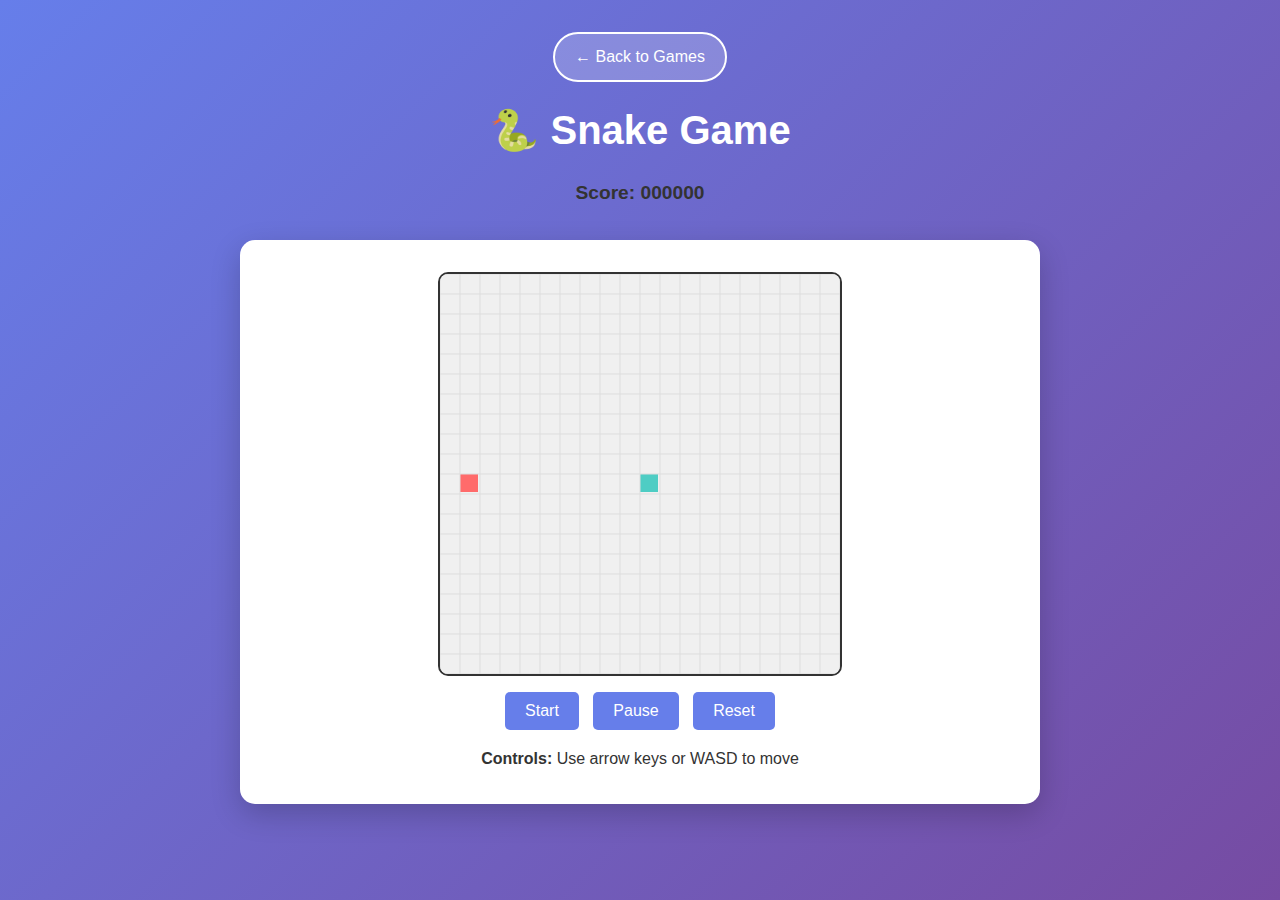
<file: games/snake.html>
<!DOCTYPE html>
<html lang="en">
<head>
    <meta charset="UTF-8">
    <meta name="viewport" content="width=device-width, initial-scale=1.0">
    <title>Snake Game - Web Games Hub</title>
    <link rel="stylesheet" href="../styles/main.css">
</head>
<body class="game-page" style="display: block;">
    <div class="game-header">
        <a href="../index.html" class="back-btn">← Back to Games</a>
        <h1>🐍 Snake Game</h1>
        <div class="score">Score: <span id="score">0</span></div>
    </div>

    <div class="game-container">
        <canvas id="gameCanvas" width="400" height="400"></canvas>
        <div class="game-controls">
            <button onclick="startGame()">Start</button>
            <button onclick="pauseGame()">Pause</button>
            <button onclick="resetGame()">Reset</button>
        </div>
        <div style="text-align: center; margin-top: 1rem;">
            <p><strong>Controls:</strong> Use arrow keys or WASD to move</p>
        </div>
    </div>

    <script src="../js/main.js"></script>
    <script>
        class SnakeGame {
            constructor() {
                this.canvas = document.getElementById('gameCanvas');
                this.ctx = this.canvas.getContext('2d');
                this.scoreElement = document.getElementById('score');
                
                this.gridSize = 20;
                this.tileCount = this.canvas.width / this.gridSize;
                
                this.reset();
                this.setupControls();
            }
            
            reset() {
                this.snake = [
                    {x: 10, y: 10}
                ];
                this.food = this.generateFood();
                this.dx = 0;
                this.dy = 0;
                this.score = 0;
                this.gameRunning = false;
                this.updateScore();
            }
            
            generateFood() {
                return {
                    x: Math.floor(Math.random() * this.tileCount),
                    y: Math.floor(Math.random() * this.tileCount)
                };
            }
            
            setupControls() {
                document.addEventListener('keydown', (e) => {
                    if (!this.gameRunning) return;
                    
                    switch(e.key) {
                        case 'ArrowUp':
                        case 'w':
                        case 'W':
                            if (this.dy !== 1) {
                                this.dx = 0;
                                this.dy = -1;
                            }
                            break;
                        case 'ArrowDown':
                        case 's':
                        case 'S':
                            if (this.dy !== -1) {
                                this.dx = 0;
                                this.dy = 1;
                            }
                            break;
                        case 'ArrowLeft':
                        case 'a':
                        case 'A':
                            if (this.dx !== 1) {
                                this.dx = -1;
                                this.dy = 0;
                            }
                            break;
                        case 'ArrowRight':
                        case 'd':
                        case 'D':
                            if (this.dx !== -1) {
                                this.dx = 1;
                                this.dy = 0;
                            }
                            break;
                    }
                });
            }
            
            update() {
                if (!this.gameRunning) return;
                
                const head = {x: this.snake[0].x + this.dx, y: this.snake[0].y + this.dy};
                
                // Check wall collision
                if (head.x < 0 || head.x >= this.tileCount || head.y < 0 || head.y >= this.tileCount) {
                    this.gameOver();
                    return;
                }
                
                // Check self collision
                for (let segment of this.snake) {
                    if (head.x === segment.x && head.y === segment.y) {
                        this.gameOver();
                        return;
                    }
                }
                
                this.snake.unshift(head);
                
                // Check food collision
                if (head.x === this.food.x && head.y === this.food.y) {
                    this.score += 10;
                    this.updateScore();
                    this.food = this.generateFood();
                    GameUtils.playSound(660, 150);
                } else {
                    this.snake.pop();
                }
            }
            
            draw() {
                // Clear canvas
                this.ctx.fillStyle = '#f0f0f0';
                this.ctx.fillRect(0, 0, this.canvas.width, this.canvas.height);
                
                // Draw snake
                this.ctx.fillStyle = '#4ECDC4';
                for (let segment of this.snake) {
                    this.ctx.fillRect(segment.x * this.gridSize, segment.y * this.gridSize, this.gridSize - 2, this.gridSize - 2);
                }
                
                // Draw food
                this.ctx.fillStyle = '#FF6B6B';
                this.ctx.fillRect(this.food.x * this.gridSize, this.food.y * this.gridSize, this.gridSize - 2, this.gridSize - 2);
                
                // Draw grid
                this.ctx.strokeStyle = '#ddd';
                this.ctx.lineWidth = 1;
                for (let i = 0; i <= this.tileCount; i++) {
                    this.ctx.beginPath();
                    this.ctx.moveTo(i * this.gridSize, 0);
                    this.ctx.lineTo(i * this.gridSize, this.canvas.height);
                    this.ctx.stroke();
                    
                    this.ctx.beginPath();
                    this.ctx.moveTo(0, i * this.gridSize);
                    this.ctx.lineTo(this.canvas.width, i * this.gridSize);
                    this.ctx.stroke();
                }
            }
            
            gameLoop() {
                this.update();
                this.draw();
            }
            
            start() {
                if (this.gameRunning) return;
                this.gameRunning = true;
                this.gameInterval = setInterval(() => this.gameLoop(), 150);
            }
            
            pause() {
                this.gameRunning = false;
                if (this.gameInterval) {
                    clearInterval(this.gameInterval);
                }
            }
            
            gameOver() {
                this.gameRunning = false;
                if (this.gameInterval) {
                    clearInterval(this.gameInterval);
                }
                GameUtils.playSound(220, 500);
                alert(`Game Over! Final Score: ${this.score}`);
            }
            
            updateScore() {
                this.scoreElement.textContent = GameUtils.formatScore(this.score);
            }
        }
        
        // Initialize game
        const game = new SnakeGame();
        game.draw();
        
        // Game control functions
        function startGame() {
            game.start();
        }
        
        function pauseGame() {
            game.pause();
        }
        
        function resetGame() {
            game.pause();
            game.reset();
            game.draw();
        }
    </script>
</body>
</html>
</file>
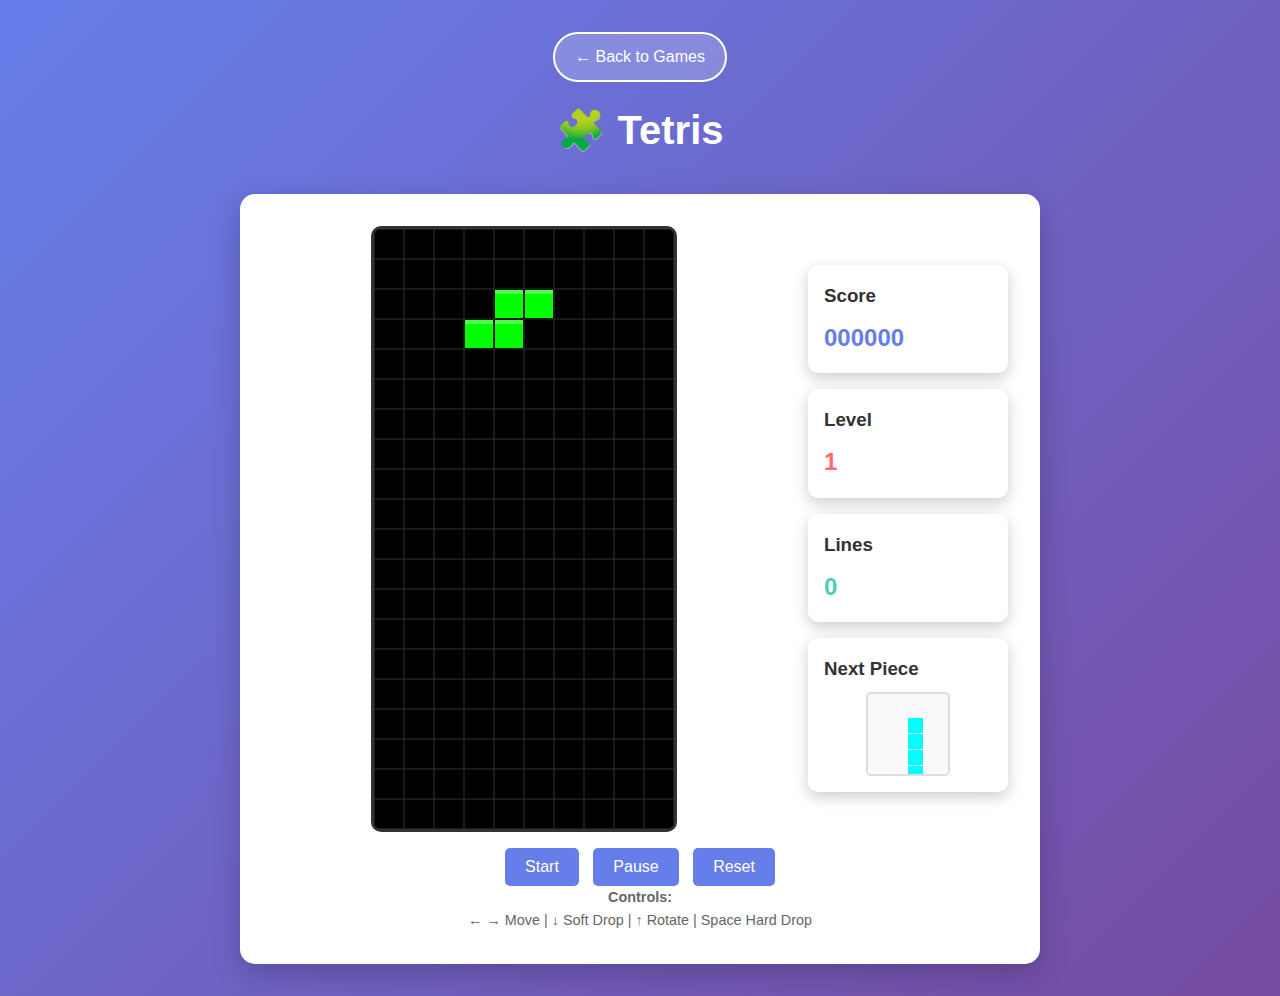
<file: games/tetris.html>
<!DOCTYPE html>
<html lang="en">
<head>
    <meta charset="UTF-8">
    <meta name="viewport" content="width=device-width, initial-scale=1.0">
    <title>Tetris - Web Games Hub</title>
    <link rel="stylesheet" href="../styles/main.css">
    <style>
        .tetris-container {
            display: flex;
            justify-content: center;
            align-items: center;
            gap: 2rem;
            flex-wrap: wrap;
        }
        
        .tetris-board {
            border: 3px solid #333;
            border-radius: 10px;
            background: #000;
        }
        
        .tetris-info {
            display: flex;
            flex-direction: column;
            gap: 1rem;
            min-width: 200px;
        }
        
        .info-panel {
            background: white;
            padding: 1rem;
            border-radius: 10px;
            box-shadow: 0 5px 15px rgba(0,0,0,0.2);
        }
        
        .info-panel h3 {
            margin: 0 0 0.5rem 0;
            color: #333;
        }
        
        .next-piece-canvas {
            border: 2px solid #ddd;
            border-radius: 5px;
            background: #f9f9f9;
        }
        
        .tetris-controls {
            text-align: center;
            font-size: 0.9rem;
            color: #666;
        }
    </style>
</head>
<body class="game-page" style="display: block;">
    <div class="game-header">
        <a href="../index.html" class="back-btn">← Back to Games</a>
        <h1>🧩 Tetris</h1>
    </div>

    <div class="game-container">
        <div class="tetris-container">
            <canvas id="gameCanvas" class="tetris-board" width="300" height="600"></canvas>
            
            <div class="tetris-info">
                <div class="info-panel">
                    <h3>Score</h3>
                    <div style="font-size: 1.5rem; font-weight: bold; color: #667eea;" id="score">0</div>
                </div>
                
                <div class="info-panel">
                    <h3>Level</h3>
                    <div style="font-size: 1.5rem; font-weight: bold; color: #ff6b6b;" id="level">1</div>
                </div>
                
                <div class="info-panel">
                    <h3>Lines</h3>
                    <div style="font-size: 1.5rem; font-weight: bold; color: #4ecdc4;" id="lines">0</div>
                </div>
                
                <div class="info-panel">
                    <h3>Next Piece</h3>
                    <canvas id="nextPieceCanvas" class="next-piece-canvas" width="80" height="80"></canvas>
                </div>
            </div>
        </div>
        
        <div class="game-controls">
            <button onclick="startGame()">Start</button>
            <button onclick="pauseGame()">Pause</button>
            <button onclick="resetGame()">Reset</button>
        </div>
        
        <div class="tetris-controls">
            <p><strong>Controls:</strong></p>
            <p>← → Move | ↓ Soft Drop | ↑ Rotate | Space Hard Drop</p>
        </div>
    </div>

    <script src="../js/main.js"></script>
    <script>
        class TetrisGame {
            constructor() {
                this.canvas = document.getElementById('gameCanvas');
                this.ctx = this.canvas.getContext('2d');
                this.nextCanvas = document.getElementById('nextPieceCanvas');
                this.nextCtx = this.nextCanvas.getContext('2d');
                
                this.scoreElement = document.getElementById('score');
                this.levelElement = document.getElementById('level');
                this.linesElement = document.getElementById('lines');
                
                this.COLS = 10;
                this.ROWS = 20;
                this.BLOCK_SIZE = 30;
                
                this.tetrominoes = [
                    // I piece
                    [['.....',
                      '..#..',
                      '..#..',
                      '..#..',
                      '..#..']],
                    // O piece  
                    [['.....',
                      '.....',
                      '.##..',
                      '.##..',
                      '.....']],
                    // T piece
                    [['.....',
                      '.....',
                      '.#...',
                      '###..',
                      '.....'],
                     ['.....',
                      '.....',
                      '.#...',
                      '.##..',
                      '.#...'],
                     ['.....',
                      '.....',
                      '.....',
                      '###..',
                      '.#...'],
                     ['.....',
                      '.....',
                      '.#...',
                      '##...',
                      '.#...']],
                    // S piece
                    [['.....',
                      '.....',
                      '.##..',
                      '##...',
                      '.....'],
                     ['.....',
                      '.....',
                      '.#...',
                      '.##..',
                      '..#..']],
                    // Z piece
                    [['.....',
                      '.....',
                      '##...',
                      '.##..',
                      '.....'],
                     ['.....',
                      '.....',
                      '..#..',
                      '.##..',
                      '.#...']],
                    // J piece
                    [['.....',
                      '.....',
                      '.#...',
                      '.#...',
                      '##...'],
                     ['.....',
                      '.....',
                      '.....',
                      '#....',
                      '###..'],
                     ['.....',
                      '.....',
                      '.##..',
                      '.#...',
                      '.#...'],
                     ['.....',
                      '.....',
                      '.....',
                      '###..',
                      '..#..']],
                    // L piece
                    [['.....',
                      '.....',
                      '.#...',
                      '.#...',
                      '.##..'],
                     ['.....',
                      '.....',
                      '.....',
                      '###..',
                      '#....'],
                     ['.....',
                      '.....',
                      '##...',
                      '.#...',
                      '.#...'],
                     ['.....',
                      '.....',
                      '.....',
                      '..#..',
                      '###..']]
                ];
                
                this.colors = [
                    '#00FFFF', // I - cyan
                    '#FFFF00', // O - yellow
                    '#800080', // T - purple
                    '#00FF00', // S - green
                    '#FF0000', // Z - red
                    '#0000FF', // J - blue
                    '#FF7F00'  // L - orange
                ];
                
                this.reset();
                this.setupControls();
            }
            
            reset() {
                this.board = Array(this.ROWS).fill(null).map(() => Array(this.COLS).fill(0));
                this.score = 0;
                this.level = 1;
                this.lines = 0;
                this.gameRunning = false;
                this.dropTime = 0;
                this.dropInterval = 1000;
                
                this.currentPiece = this.getRandomPiece();
                this.nextPiece = this.getRandomPiece();
                
                this.updateUI();
                this.drawNextPiece();
            }
            
            getRandomPiece() {
                const typeId = Math.floor(Math.random() * this.tetrominoes.length);
                return {
                    typeId: typeId,
                    rotationId: 0,
                    x: Math.floor(this.COLS / 2) - 2,
                    y: 0,
                    shape: this.tetrominoes[typeId][0]
                };
            }
            
            setupControls() {
                document.addEventListener('keydown', (e) => {
                    if (!this.gameRunning || !this.currentPiece) return;
                    
                    switch(e.key) {
                        case 'ArrowLeft':
                            this.movePiece(-1, 0);
                            break;
                        case 'ArrowRight':
                            this.movePiece(1, 0);
                            break;
                        case 'ArrowDown':
                            this.movePiece(0, 1);
                            break;
                        case 'ArrowUp':
                            this.rotatePiece();
                            break;
                        case ' ':
                            this.hardDrop();
                            break;
                    }
                    e.preventDefault();
                });
            }
            
            movePiece(dx, dy) {
                this.currentPiece.x += dx;
                this.currentPiece.y += dy;
                
                if (this.hasCollision()) {
                    this.currentPiece.x -= dx;
                    this.currentPiece.y -= dy;
                    
                    if (dy > 0) {
                        this.placePiece();
                    }
                } else if (dx !== 0) {
                    GameUtils.playSound(440, 50);
                }
            }
            
            rotatePiece() {
                const rotations = this.tetrominoes[this.currentPiece.typeId];
                const newRotationId = (this.currentPiece.rotationId + 1) % rotations.length;
                const originalRotation = this.currentPiece.rotationId;
                const originalShape = this.currentPiece.shape;
                
                this.currentPiece.rotationId = newRotationId;
                this.currentPiece.shape = rotations[newRotationId];
                
                if (this.hasCollision()) {
                    this.currentPiece.rotationId = originalRotation;
                    this.currentPiece.shape = originalShape;
                } else {
                    GameUtils.playSound(660, 100);
                }
            }
            
            hardDrop() {
                while (!this.hasCollision()) {
                    this.currentPiece.y++;
                }
                this.currentPiece.y--;
                this.placePiece();
                GameUtils.playSound(220, 150);
            }
            
            hasCollision() {
                for (let row = 0; row < 5; row++) {
                    for (let col = 0; col < 5; col++) {
                        if (this.currentPiece.shape[row][col] === '#') {
                            const boardX = this.currentPiece.x + col;
                            const boardY = this.currentPiece.y + row;
                            
                            if (boardX < 0 || boardX >= this.COLS || 
                                boardY >= this.ROWS || 
                                (boardY >= 0 && this.board[boardY][boardX])) {
                                return true;
                            }
                        }
                    }
                }
                return false;
            }
            
            placePiece() {
                for (let row = 0; row < 5; row++) {
                    for (let col = 0; col < 5; col++) {
                        if (this.currentPiece.shape[row][col] === '#') {
                            const boardX = this.currentPiece.x + col;
                            const boardY = this.currentPiece.y + row;
                            
                            if (boardY >= 0) {
                                this.board[boardY][boardX] = this.currentPiece.typeId + 1;
                            }
                        }
                    }
                }
                
                this.clearLines();
                this.currentPiece = this.nextPiece;
                this.nextPiece = this.getRandomPiece();
                this.drawNextPiece();
                
                if (this.hasCollision()) {
                    this.gameOver();
                }
            }
            
            clearLines() {
                let linesCleared = 0;
                
                for (let row = this.ROWS - 1; row >= 0; row--) {
                    if (this.board[row].every(cell => cell !== 0)) {
                        this.board.splice(row, 1);
                        this.board.unshift(Array(this.COLS).fill(0));
                        linesCleared++;
                        row++; // Check the same row again
                    }
                }
                
                if (linesCleared > 0) {
                    this.lines += linesCleared;
                    this.score += linesCleared * 100 * this.level;
                    this.level = Math.floor(this.lines / 10) + 1;
                    this.dropInterval = Math.max(50, 1000 - (this.level - 1) * 50);
                    
                    GameUtils.playSound(880, 300);
                    this.updateUI();
                }
            }
            
            update(deltaTime) {
                if (!this.gameRunning) return;
                
                this.dropTime += deltaTime;
                if (this.dropTime >= this.dropInterval) {
                    this.movePiece(0, 1);
                    this.dropTime = 0;
                }
            }
            
            draw() {
                // Clear canvas
                this.ctx.fillStyle = '#000';
                this.ctx.fillRect(0, 0, this.canvas.width, this.canvas.height);
                
                // Draw board
                for (let row = 0; row < this.ROWS; row++) {
                    for (let col = 0; col < this.COLS; col++) {
                        if (this.board[row][col]) {
                            this.drawBlock(col, row, this.colors[this.board[row][col] - 1]);
                        }
                    }
                }
                
                // Draw current piece
                if (this.currentPiece) {
                    for (let row = 0; row < 5; row++) {
                        for (let col = 0; col < 5; col++) {
                            if (this.currentPiece.shape[row][col] === '#') {
                                this.drawBlock(
                                    this.currentPiece.x + col,
                                    this.currentPiece.y + row,
                                    this.colors[this.currentPiece.typeId]
                                );
                            }
                        }
                    }
                }
                
                // Draw grid
                this.ctx.strokeStyle = '#333';
                this.ctx.lineWidth = 1;
                for (let x = 0; x <= this.COLS; x++) {
                    this.ctx.beginPath();
                    this.ctx.moveTo(x * this.BLOCK_SIZE, 0);
                    this.ctx.lineTo(x * this.BLOCK_SIZE, this.canvas.height);
                    this.ctx.stroke();
                }
                for (let y = 0; y <= this.ROWS; y++) {
                    this.ctx.beginPath();
                    this.ctx.moveTo(0, y * this.BLOCK_SIZE);
                    this.ctx.lineTo(this.canvas.width, y * this.BLOCK_SIZE);
                    this.ctx.stroke();
                }
            }
            
            drawBlock(x, y, color) {
                if (x < 0 || x >= this.COLS || y < 0 || y >= this.ROWS) return;
                
                this.ctx.fillStyle = color;
                this.ctx.fillRect(x * this.BLOCK_SIZE + 1, y * this.BLOCK_SIZE + 1, 
                                 this.BLOCK_SIZE - 2, this.BLOCK_SIZE - 2);
                
                // Add highlight
                this.ctx.fillStyle = 'rgba(255, 255, 255, 0.3)';
                this.ctx.fillRect(x * this.BLOCK_SIZE + 1, y * this.BLOCK_SIZE + 1, 
                                 this.BLOCK_SIZE - 2, 4);
            }
            
            drawNextPiece() {
                this.nextCtx.fillStyle = '#f9f9f9';
                this.nextCtx.fillRect(0, 0, this.nextCanvas.width, this.nextCanvas.height);
                
                if (this.nextPiece) {
                    const blockSize = 16;
                    const offsetX = 8;
                    const offsetY = 8;
                    
                    for (let row = 0; row < 5; row++) {
                        for (let col = 0; col < 5; col++) {
                            if (this.nextPiece.shape[row][col] === '#') {
                                this.nextCtx.fillStyle = this.colors[this.nextPiece.typeId];
                                this.nextCtx.fillRect(
                                    offsetX + col * blockSize,
                                    offsetY + row * blockSize,
                                    blockSize - 1,
                                    blockSize - 1
                                );
                            }
                        }
                    }
                }
            }
            
            gameLoop(currentTime) {
                if (!this.lastTime) this.lastTime = currentTime;
                const deltaTime = currentTime - this.lastTime;
                this.lastTime = currentTime;
                
                this.update(deltaTime);
                this.draw();
                
                if (this.gameRunning) {
                    requestAnimationFrame((time) => this.gameLoop(time));
                }
            }
            
            start() {
                if (this.gameRunning) return;
                this.gameRunning = true;
                this.lastTime = null;
                requestAnimationFrame((time) => this.gameLoop(time));
            }
            
            pause() {
                this.gameRunning = false;
            }
            
            gameOver() {
                this.gameRunning = false;
                GameUtils.playSound(220, 500);
                setTimeout(() => {
                    alert(`Game Over!\n\nFinal Score: ${this.score}\nLevel: ${this.level}\nLines: ${this.lines}`);
                }, 100);
            }
            
            updateUI() {
                this.scoreElement.textContent = GameUtils.formatScore(this.score);
                this.levelElement.textContent = this.level;
                this.linesElement.textContent = this.lines;
            }
        }
        
        // Initialize game
        const game = new TetrisGame();
        game.draw();
        
        // Game control functions
        function startGame() {
            game.start();
        }
        
        function pauseGame() {
            game.pause();
        }
        
        function resetGame() {
            game.pause();
            game.reset();
            game.draw();
        }
    </script>
</body>
</html>
</file>
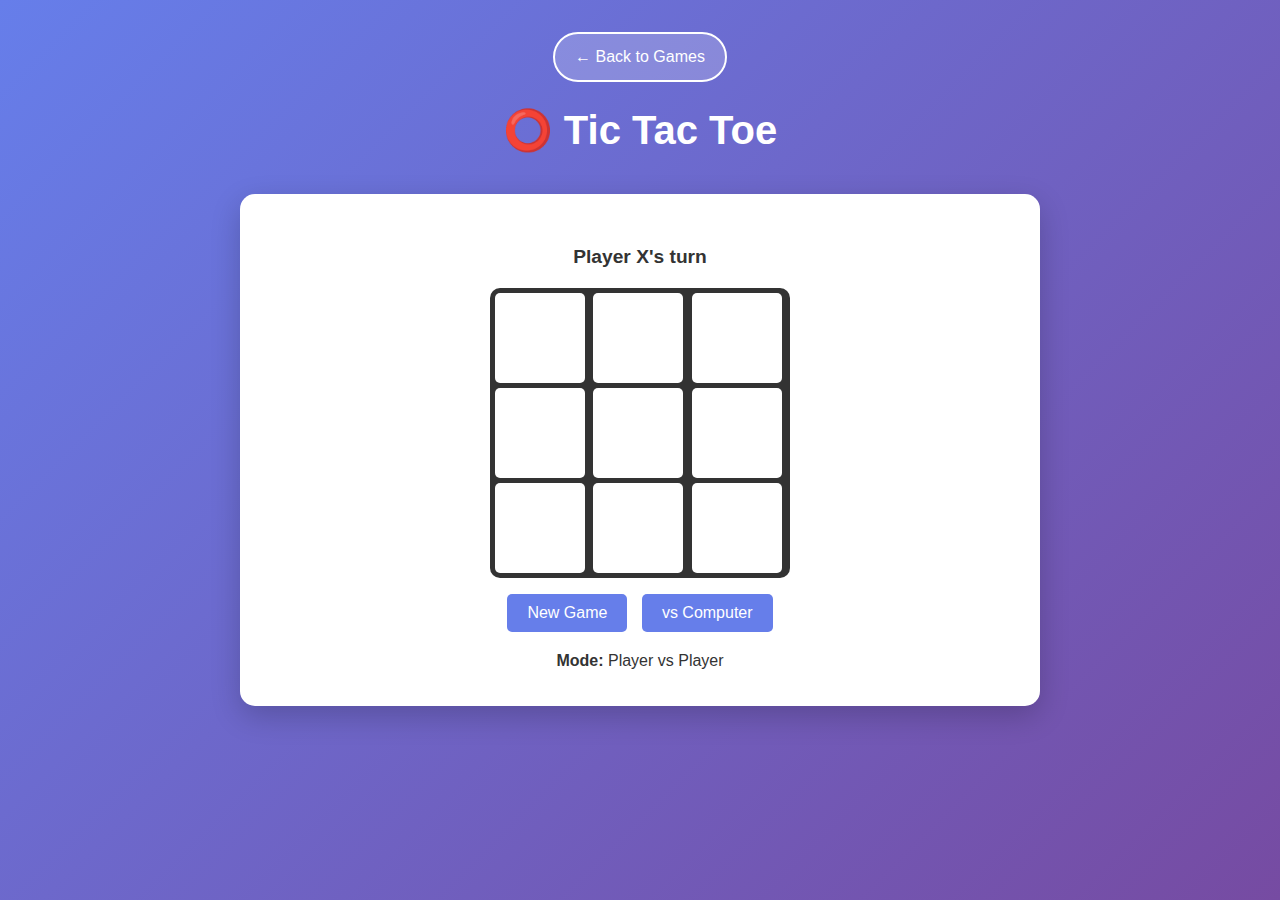
<file: games/tictactoe.html>
<!DOCTYPE html>
<html lang="en">
<head>
    <meta charset="UTF-8">
    <meta name="viewport" content="width=device-width, initial-scale=1.0">
    <title>Tic Tac Toe - Web Games Hub</title>
    <link rel="stylesheet" href="../styles/main.css">
    <style>
        .tic-tac-toe-board {
            display: grid;
            grid-template-columns: repeat(3, 1fr);
            grid-gap: 5px;
            max-width: 300px;
            margin: 0 auto;
            background: #333;
            padding: 5px;
            border-radius: 10px;
        }
        
        .tic-tac-toe-cell {
            width: 90px;
            height: 90px;
            background: white;
            border: none;
            font-size: 2rem;
            font-weight: bold;
            cursor: pointer;
            transition: all 0.3s ease;
            border-radius: 5px;
        }
        
        .tic-tac-toe-cell:hover {
            background: #f0f0f0;
            transform: scale(0.95);
        }
        
        .tic-tac-toe-cell:disabled {
            cursor: not-allowed;
            opacity: 0.7;
        }
        
        .player-x {
            color: #667eea;
        }
        
        .player-o {
            color: #ff6b6b;
        }
        
        .game-status {
            text-align: center;
            font-size: 1.2rem;
            font-weight: bold;
            margin: 1rem 0;
            color: #333;
        }
        
        .winner-line {
            background: #4ECDC4 !important;
            animation: winnerPulse 0.6s ease-in-out;
        }
        
        @keyframes winnerPulse {
            0%, 100% { transform: scale(1); }
            50% { transform: scale(1.1); }
        }
    </style>
</head>
<body class="game-page" style="display: block;">
    <div class="game-header">
        <a href="../index.html" class="back-btn">← Back to Games</a>
        <h1>⭕ Tic Tac Toe</h1>
    </div>

    <div class="game-container">
        <div class="game-status" id="gameStatus">Player X's turn</div>
        
        <div class="tic-tac-toe-board" id="gameBoard">
            <button class="tic-tac-toe-cell" data-index="0"></button>
            <button class="tic-tac-toe-cell" data-index="1"></button>
            <button class="tic-tac-toe-cell" data-index="2"></button>
            <button class="tic-tac-toe-cell" data-index="3"></button>
            <button class="tic-tac-toe-cell" data-index="4"></button>
            <button class="tic-tac-toe-cell" data-index="5"></button>
            <button class="tic-tac-toe-cell" data-index="6"></button>
            <button class="tic-tac-toe-cell" data-index="7"></button>
            <button class="tic-tac-toe-cell" data-index="8"></button>
        </div>
        
        <div class="game-controls">
            <button onclick="resetGame()">New Game</button>
            <button onclick="toggleGameMode()">vs Computer</button>
        </div>
        
        <div style="text-align: center; margin-top: 1rem;">
            <p><strong>Mode:</strong> <span id="gameMode">Player vs Player</span></p>
        </div>
    </div>

    <script src="../js/main.js"></script>
    <script>
        class TicTacToeGame {
            constructor() {
                this.board = Array(9).fill('');
                this.currentPlayer = 'X';
                this.gameActive = true;
                this.vsComputer = false;
                
                this.statusElement = document.getElementById('gameStatus');
                this.gameModeElement = document.getElementById('gameMode');
                this.cells = document.querySelectorAll('.tic-tac-toe-cell');
                
                this.winningConditions = [
                    [0, 1, 2],
                    [3, 4, 5],
                    [6, 7, 8],
                    [0, 3, 6],
                    [1, 4, 7],
                    [2, 5, 8],
                    [0, 4, 8],
                    [2, 4, 6]
                ];
                
                this.setupEventListeners();
                this.updateStatus();
            }
            
            setupEventListeners() {
                this.cells.forEach(cell => {
                    cell.addEventListener('click', (e) => this.handleCellClick(e));
                });
            }
            
            handleCellClick(e) {
                const clickedCell = e.target;
                const clickedCellIndex = parseInt(clickedCell.getAttribute('data-index'));
                
                if (this.board[clickedCellIndex] !== '' || !this.gameActive) {
                    return;
                }
                
                this.makeMove(clickedCellIndex, this.currentPlayer);
                
                if (this.vsComputer && this.gameActive && this.currentPlayer === 'O') {
                    setTimeout(() => this.computerMove(), 500);
                }
            }
            
            makeMove(index, player) {
                this.board[index] = player;
                this.cells[index].textContent = player;
                this.cells[index].classList.add(player === 'X' ? 'player-x' : 'player-o');
                
                GameUtils.playSound(player === 'X' ? 440 : 330, 100);
                
                if (this.checkResult()) {
                    return;
                }
                
                this.currentPlayer = this.currentPlayer === 'X' ? 'O' : 'X';
                this.updateStatus();
            }
            
            computerMove() {
                if (!this.gameActive) return;
                
                // Try to win
                let move = this.findBestMove('O');
                if (move !== -1) {
                    this.makeMove(move, 'O');
                    return;
                }
                
                // Try to block player
                move = this.findBestMove('X');
                if (move !== -1) {
                    this.makeMove(move, 'O');
                    return;
                }
                
                // Take center if available
                if (this.board[4] === '') {
                    this.makeMove(4, 'O');
                    return;
                }
                
                // Take random corner or side
                const availableMoves = this.board.map((cell, index) => cell === '' ? index : null).filter(val => val !== null);
                const randomMove = availableMoves[Math.floor(Math.random() * availableMoves.length)];
                this.makeMove(randomMove, 'O');
            }
            
            findBestMove(player) {
                for (let condition of this.winningConditions) {
                    const [a, b, c] = condition;
                    const line = [this.board[a], this.board[b], this.board[c]];
                    
                    if (line.filter(cell => cell === player).length === 2 && line.includes('')) {
                        return condition[line.indexOf('')];
                    }
                }
                return -1;
            }
            
            checkResult() {
                let roundWon = false;
                let winningCondition = null;
                
                for (let i = 0; i < this.winningConditions.length; i++) {
                    const [a, b, c] = this.winningConditions[i];
                    if (this.board[a] && this.board[a] === this.board[b] && this.board[a] === this.board[c]) {
                        roundWon = true;
                        winningCondition = this.winningConditions[i];
                        break;
                    }
                }
                
                if (roundWon) {
                    this.statusElement.textContent = `Player ${this.currentPlayer} wins!`;
                    this.gameActive = false;
                    this.highlightWinningCells(winningCondition);
                    GameUtils.playSound(660, 300);
                    return true;
                }
                
                if (!this.board.includes('')) {
                    this.statusElement.textContent = "It's a draw!";
                    this.gameActive = false;
                    GameUtils.playSound(440, 200);
                    return true;
                }
                
                return false;
            }
            
            highlightWinningCells(condition) {
                condition.forEach(index => {
                    this.cells[index].classList.add('winner-line');
                });
            }
            
            updateStatus() {
                if (this.gameActive) {
                    this.statusElement.textContent = `Player ${this.currentPlayer}'s turn`;
                }
            }
            
            reset() {
                this.board = Array(9).fill('');
                this.currentPlayer = 'X';
                this.gameActive = true;
                
                this.cells.forEach(cell => {
                    cell.textContent = '';
                    cell.classList.remove('player-x', 'player-o', 'winner-line');
                });
                
                this.updateStatus();
            }
            
            toggleGameMode() {
                this.vsComputer = !this.vsComputer;
                this.gameModeElement.textContent = this.vsComputer ? 'Player vs Computer' : 'Player vs Player';
                this.reset();
            }
        }
        
        // Initialize game
        const game = new TicTacToeGame();
        
        // Game control functions
        function resetGame() {
            game.reset();
        }
        
        function toggleGameMode() {
            game.toggleGameMode();
        }
    </script>
</body>
</html>
</file>
<file: styles/main.css>
/* Reset and base styles */
* {
    margin: 0;
    padding: 0;
    box-sizing: border-box;
}

body {
    font-family: 'Arial', sans-serif;
    line-height: 1.6;
    color: #333;
    background: linear-gradient(135deg, #667eea 0%, #764ba2 100%);
    min-height: 100vh;
}

/* Header styles */
header {
    text-align: center;
    padding: 2rem 1rem;
    color: white;
}

header h1 {
    font-size: 3rem;
    margin-bottom: 0.5rem;
    text-shadow: 2px 2px 4px rgba(0,0,0,0.3);
}

header p {
    font-size: 1.2rem;
    opacity: 0.9;
}

/* Main container */
.games-container {
    display: grid;
    grid-template-columns: repeat(auto-fit, minmax(300px, 1fr));
    gap: 2rem;
    padding: 2rem;
    max-width: 1200px;
    margin: 0 auto;
}

/* Game card styles */
.game-card {
    background: white;
    border-radius: 15px;
    padding: 2rem;
    text-align: center;
    box-shadow: 0 10px 30px rgba(0,0,0,0.2);
    transition: transform 0.3s ease, box-shadow 0.3s ease;
    cursor: pointer;
}

.game-card:hover {
    transform: translateY(-10px);
    box-shadow: 0 20px 40px rgba(0,0,0,0.3);
}

.game-icon {
    font-size: 4rem;
    margin-bottom: 1rem;
}

.game-card h2 {
    color: #333;
    margin-bottom: 1rem;
    font-size: 1.5rem;
}

.game-card p {
    color: #666;
    margin-bottom: 1.5rem;
    line-height: 1.5;
}

/* Button styles */
.play-btn {
    background: linear-gradient(45deg, #667eea, #764ba2);
    color: white;
    border: none;
    padding: 12px 30px;
    border-radius: 25px;
    font-size: 1rem;
    font-weight: bold;
    cursor: pointer;
    transition: all 0.3s ease;
    text-transform: uppercase;
    letter-spacing: 1px;
}

.play-btn:hover {
    background: linear-gradient(45deg, #764ba2, #667eea);
    transform: scale(1.05);
    box-shadow: 0 5px 15px rgba(0,0,0,0.2);
}

.play-btn:active {
    transform: scale(0.98);
}

/* Footer styles */
footer {
    text-align: center;
    padding: 2rem;
    color: white;
    opacity: 0.8;
}

/* Game page styles */
.game-page {
    display: none;
    min-height: 100vh;
    padding: 2rem;
    background: linear-gradient(135deg, #667eea 0%, #764ba2 100%);
}

.game-header {
    text-align: center;
    color: white;
    margin-bottom: 2rem;
}

.game-header h1 {
    font-size: 2.5rem;
    margin-bottom: 1rem;
}

.back-btn {
    background: rgba(255,255,255,0.2);
    color: white;
    border: 2px solid white;
    padding: 10px 20px;
    border-radius: 25px;
    text-decoration: none;
    display: inline-block;
    margin-bottom: 1rem;
    transition: all 0.3s ease;
}

.back-btn:hover {
    background: white;
    color: #667eea;
}

.game-container {
    max-width: 800px;
    margin: 0 auto;
    background: white;
    border-radius: 15px;
    padding: 2rem;
    box-shadow: 0 10px 30px rgba(0,0,0,0.2);
}

/* Canvas styles */
canvas {
    border: 2px solid #333;
    border-radius: 10px;
    display: block;
    margin: 0 auto;
    background: #f0f0f0;
}

/* Game controls */
.game-controls {
    text-align: center;
    margin-top: 1rem;
}

.game-controls button {
    background: #667eea;
    color: white;
    border: none;
    padding: 10px 20px;
    border-radius: 5px;
    margin: 0 5px;
    cursor: pointer;
    font-size: 1rem;
}

.game-controls button:hover {
    background: #764ba2;
}

/* Score display */
.score {
    text-align: center;
    font-size: 1.2rem;
    font-weight: bold;
    margin: 1rem 0;
    color: #333;
}

/* Responsive design */
@media (max-width: 768px) {
    header h1 {
        font-size: 2rem;
    }
    
    .games-container {
        grid-template-columns: 1fr;
        padding: 1rem;
    }
    
    .game-card {
        padding: 1.5rem;
    }
}

@media (max-width: 480px) {
    header {
        padding: 1rem;
    }
    
    header h1 {
        font-size: 1.8rem;
    }
    
    .game-card {
        padding: 1rem;
    }
    
    .game-icon {
        font-size: 3rem;
    }
}
</file>
